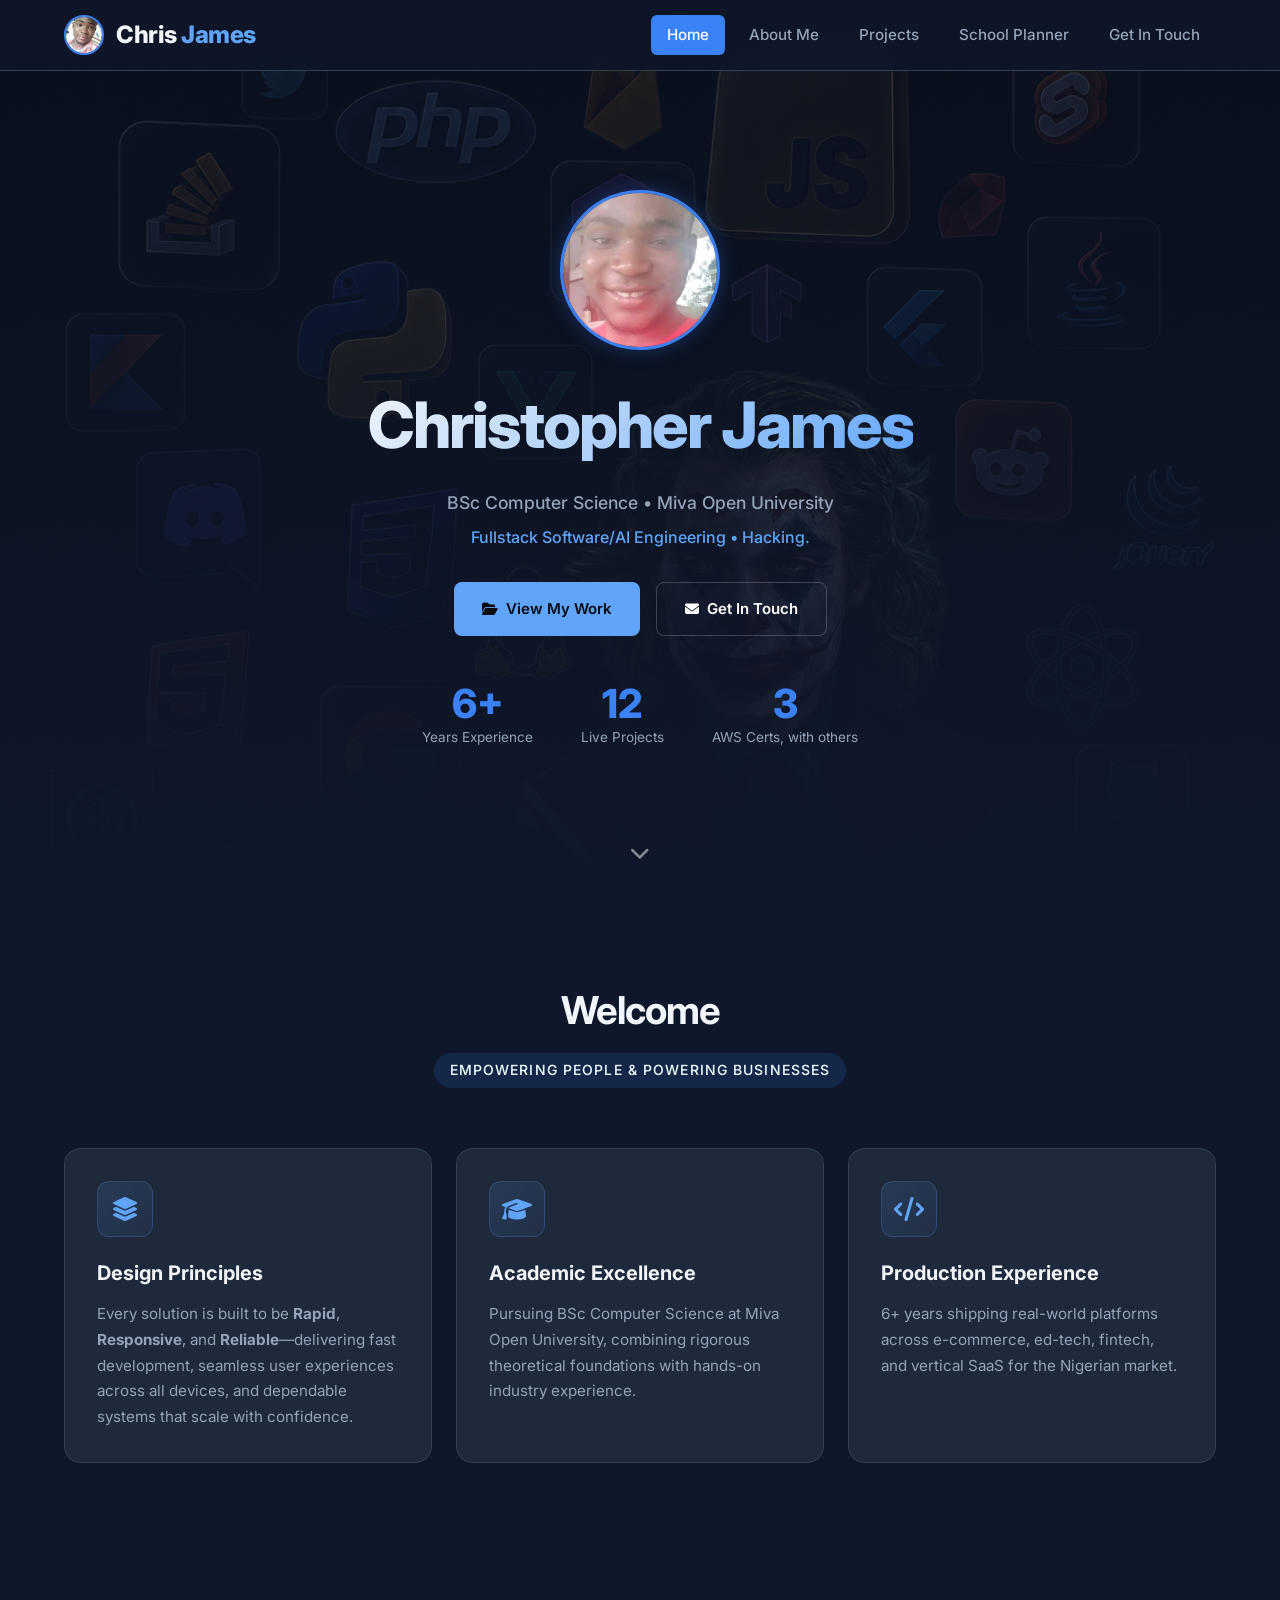
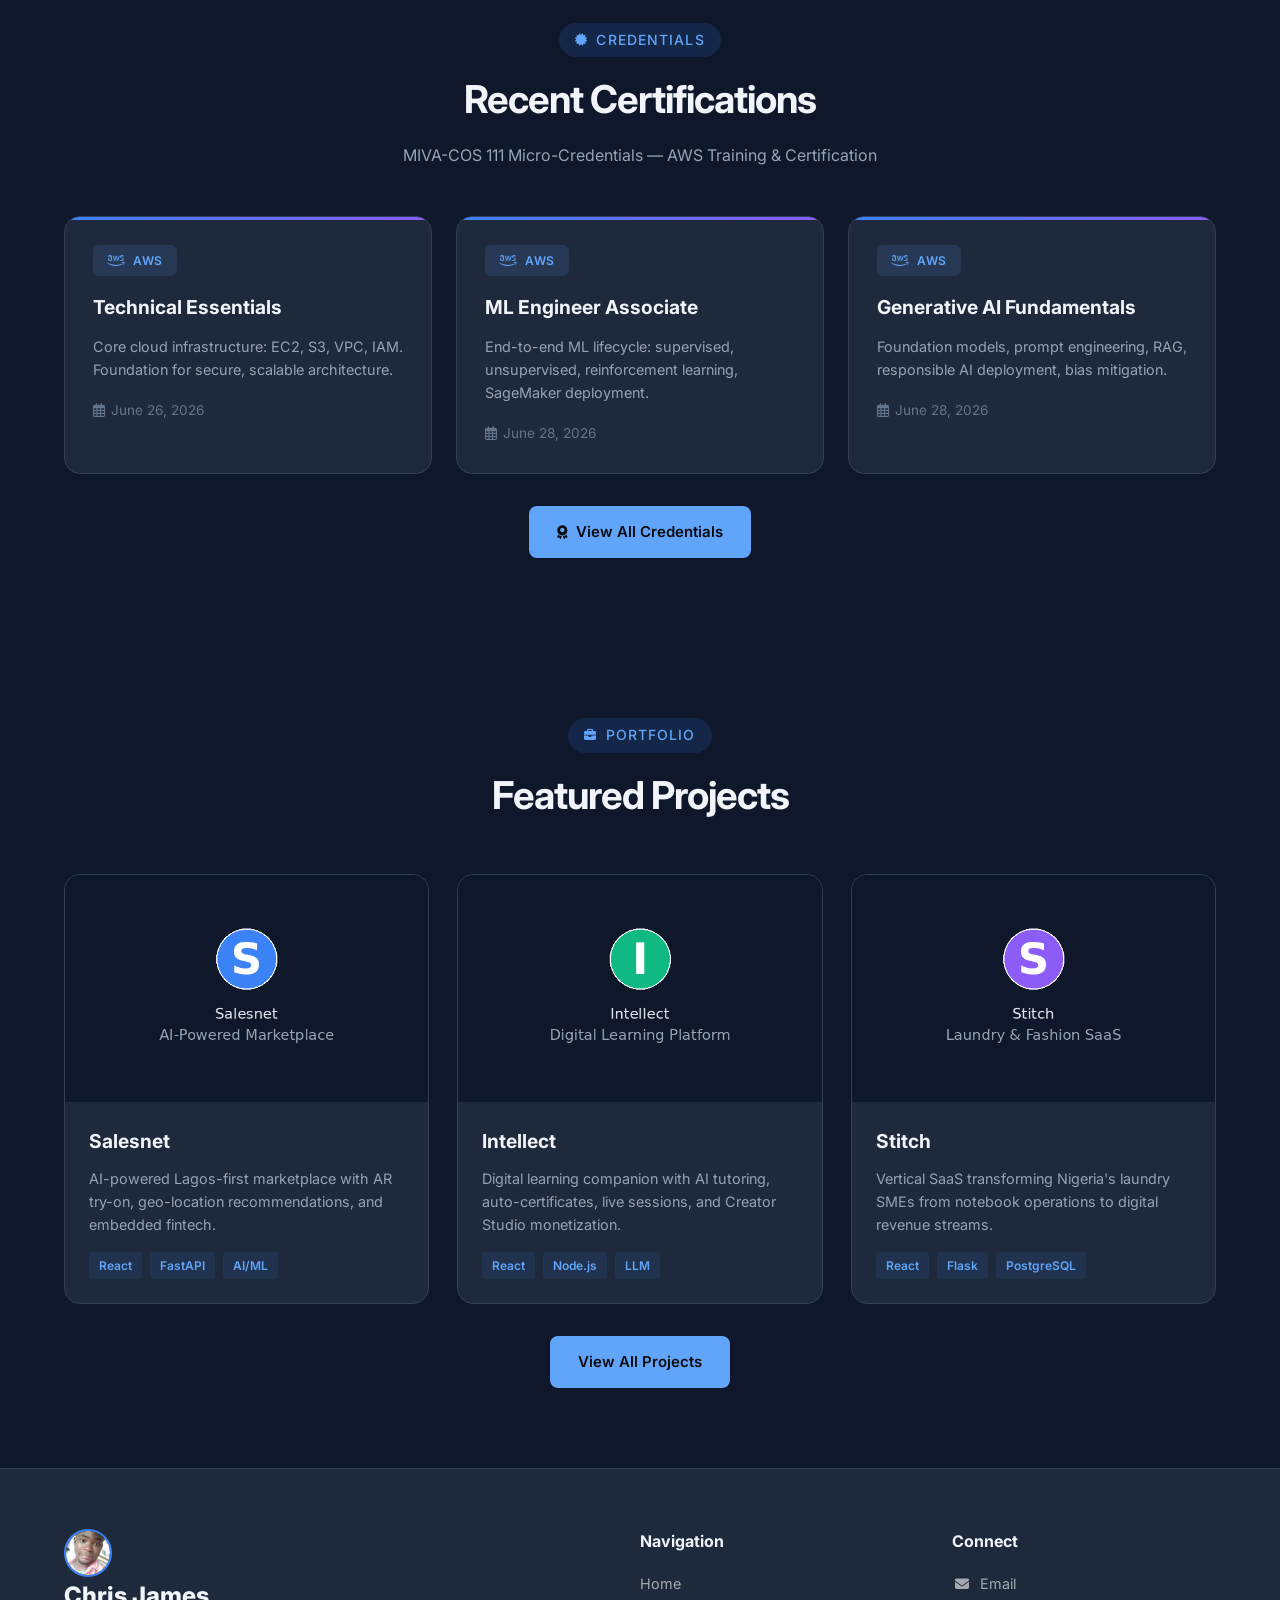
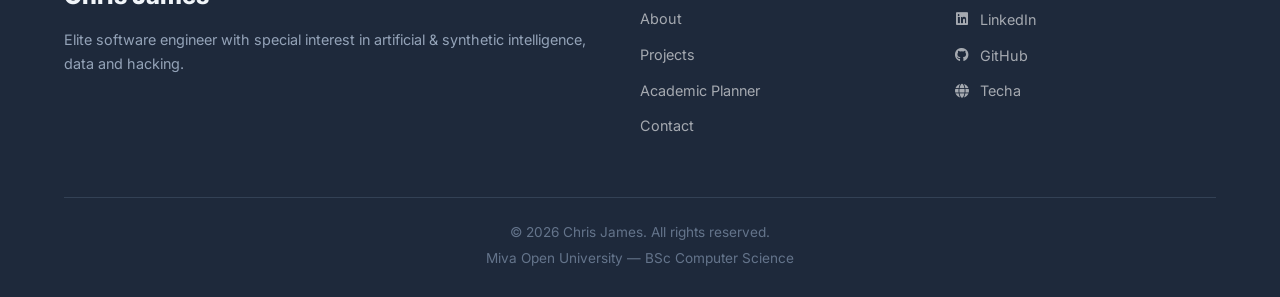
<file: index.html>
<!DOCTYPE html>
<html lang="en">
<head>
    <meta charset="UTF-8">
    <meta name="viewport" content="width=device-width, initial-scale=1.0">
    <meta name="description" content="Christopher James - BSc Computer Science student portfolio showcasing academic achievements, projects, and technical skills.">
    <title>Christopher James &bull; Fullstack Software/AI Engineer</title>
    <link rel="icon" href="assets/images/me/edidem.webp">
    <link rel="stylesheet" href="assets/css/style.css">
    <link rel="preconnect" href="https://fonts.googleapis.com">
    <link href="https://fonts.googleapis.com/css2?family=Inter:wght@300;400;500;600;700;800&display=swap" rel="stylesheet">
    <link rel="stylesheet" href="https://cdnjs.cloudflare.com/ajax/libs/font-awesome/6.5.1/css/all.min.css">
    <style>
        .welcome-icon {
            width: 56px; height: 56px; border-radius: 12px;
            background: linear-gradient(135deg, rgba(96,165,250,0.15), rgba(96,165,250,0.05));
            border: 1px solid rgba(96,165,250,0.2);
            display: flex; align-items: center; justify-content: center;
            font-size: 1.5rem; color: #60a5fa; margin-bottom: 1.25rem;
            transition: all 0.3s ease;
        }
        .welcome-card:hover .welcome-icon {
            background: linear-gradient(135deg, rgba(96,165,250,0.25), rgba(96,165,250,0.1));
            transform: translateY(-2px);
            box-shadow: 0 8px 24px rgba(96,165,250,0.15);
        }
        .cert-badge {
            display: inline-flex; align-items: center; gap: 0.5rem;
            padding: 0.35rem 0.85rem; border-radius: 6px;
            background: rgba(96,165,250,0.12); color: #60a5fa;
            font-size: 0.75rem; font-weight: 600; letter-spacing: 0.05em;
            text-transform: uppercase; margin-bottom: 1rem;
        }
        .cert-badge i { font-size: 0.875rem; }
        .project-link { display: inline-flex; align-items: center; gap: 0.5rem; }
        .project-link i { font-size: 0.875rem; transition: transform 0.2s ease; }
        .project-link:hover i { transform: translateX(3px); }
        .btn {
            display: inline-flex; align-items: center; gap: 0.5rem;
            padding: 0.875rem 1.75rem; border-radius: 8px;
            font-weight: 600; font-size: 0.9375rem;
            text-decoration: none; transition: all 0.25s ease;
            cursor: pointer; border: none;
        }
        .btn i { font-size: 0.875rem; transition: transform 0.2s ease; }
        .btn:hover i { transform: translateX(3px); }
        .btn-primary { background: #60a5fa; color: #0a0a0f; }
        .btn-primary:hover { background: #3b82f6; transform: translateY(-1px); box-shadow: 0 8px 24px rgba(96,165,250,0.25); }
        .btn-outline { background: transparent; color: #fff; border: 1.5px solid rgba(255,255,255,0.2); }
        .btn-outline:hover { border-color: #60a5fa; color: #60a5fa; transform: translateY(-1px); }
        .footer-links a { display: inline-flex; align-items: center; gap: 0.5rem; color: rgba(255,255,255,0.6); text-decoration: none; transition: color 0.2s ease; }
        .footer-links a:hover { color: #60a5fa; }
        .footer-links a i { font-size: 0.875rem; width: 1.25rem; text-align: center; }
        .section-tag { display: inline-flex; align-items: center; gap: 0.5rem; font-size: 0.875rem; font-weight: 500; color: #60a5fa; text-transform: uppercase; letter-spacing: 0.08em; margin-bottom: 0.75rem; }
        .section-tag i { font-size: 0.75rem; }
        .cert-date i { margin-right: 0.35rem; }
        .scroll-arrow { font-size: 1.25rem; color: rgba(255,255,255,0.5); animation: bounce 2s infinite; }
        @keyframes bounce { 0%,20%,50%,80%,100%{transform:translateY(0)} 40%{transform:translateY(-8px)} 60%{transform:translateY(-4px)} }
    </style>
<base target="_blank">
</head>
<body>
    <!-- Navigation -->
    <nav class="navbar" id="navbar">
        <div class="nav-container">
            <a href="index.html" class="nav-brand">
                <img src="assets/images/avatar-nav.jpg" alt="Christopher James" class="nav-avatar">
                <span class="nav-logo">Chris <span style="color: #60a5fa;">James</span></span>
            </a>
            <button class="nav-toggle" id="navToggle" aria-label="Toggle navigation">
                <span class="hamburger"></span>
                <span class="hamburger"></span>
                <span class="hamburger"></span>
            </button>
            <ul class="nav-menu" id="navMenu">
                <li><a href="index.html" class="nav-link active">Home</a></li>
                <li><a href="about.html" class="nav-link">About Me</a></li>
                <li><a href="projects.html" class="nav-link">Projects</a></li>
                <li><a href="academic.html" class="nav-link">School Planner</a></li>
                <li><a href="contact.html" class="nav-link">Get In Touch</a></li>
            </ul>
        </div>
    </nav>

    <!-- Hero Section -->
    <header class="hero">
        <div class="hero-bg">
            <img src="assets/images/me/techa-bg-dark.png" width="100%" alt="">
            <div class="hero-overlay"></div>
        </div>
        <div class="hero-content">
            <div class="hero-avatar">
                <img src="assets/images/me/edet.jpg" alt="Christopher James" class="avatar-img">
                <!-- <img src="[data-uri]" alt="Christopher James" class="avatar-img"> -->
            </div>
            <h1 class="hero-title">Christopher James</h1>
            <p class="hero-subtitle">BSc Computer Science • Miva Open University</p>
            <p class="hero-tagline">Fullstack Software/AI Engineering &bull; Hacking.</p>
            <div class="hero-cta">
                <a href="projects.html" class="btn btn-primary"><i class="fas fa-folder-open"></i> View My Work</a>
                <a href="contact.html" class="btn btn-outline"><i class="fas fa-envelope"></i> Get In Touch</a>
            </div>
            <div class="hero-stats">
                <div class="stat">
                    <span class="stat-number">6+</span>
                    <span class="stat-label">Years Experience</span>
                </div>
                <div class="stat">
                    <span class="stat-number">16</span>
                    <span class="stat-label">Live Projects</span>
                </div>
                <div class="stat">
                    <span class="stat-number">3</span>
                    <span class="stat-label">AWS Certs, with others</span>
                </div>
            </div>
        </div>
        <div class="scroll-indicator">
            <i class="fas fa-chevron-down scroll-arrow"></i>
        </div>
    </header>

    <!-- Welcome Section -->
    <section class="section welcome-section">
        <div class="container">
            <div class="section-header">
                <h2 class="section-title">Welcome</h2>
                <span class="section-tag" style="color: azure;">Empowering People & Powering Businesses</span>
            </div>
            <div class="welcome-grid">
                <div class="welcome-card">
    <div class="welcome-icon"><i class="fas fa-layer-group"></i></div>
    <h3>Design Principles</h3>
    <p>
        Every solution is built to be <strong>Rapid</strong>,
        <strong>Responsive</strong>, and <strong>Reliable</strong>—delivering
        fast development, seamless user experiences across all devices, and
        dependable systems that scale with confidence.
    </p>
</div>
                <div class="welcome-card">
                    <div class="welcome-icon"><i class="fas fa-graduation-cap"></i></div>
                    <h3>Academic Excellence</h3>
                    <p>Pursuing BSc Computer Science at Miva Open University, combining rigorous theoretical foundations with hands-on industry experience.</p>
                </div>
                <div class="welcome-card">
                    <div class="welcome-icon"><i class="fas fa-code"></i></div>
                    <h3>Production Experience</h3>
                    <p>6+ years shipping real-world platforms across e-commerce, ed-tech, fintech, and vertical SaaS for the Nigerian market.</p>
                </div>

                <!-- <div class="welcome-card">
                    <div class="welcome-icon"><i class="fas fa-shield-alt"></i></div>
                    <h3>Security-First Mindset</h3>
                    <p>Architecting systems with defense-in-depth principles. From IAM policies to penetration testing, security is never an afterthought.</p>
                </div> -->
            </div>
        </div>
    </section>

    <!-- Certifications Preview -->
    <section class="section certs-section">
        <div class="container">
            <div class="section-header">
                <span class="section-tag"><i class="fas fa-certificate"></i> Credentials</span>
                <h2 class="section-title">Recent Certifications</h2>
                <p class="section-desc">MIVA-COS 111 Micro-Credentials — AWS Training & Certification</p>
            </div>
            <div class="certs-grid">
                <div class="cert-card">
                    <div class="cert-badge"><i class="fab fa-aws"></i> AWS</div>
                    <h3>Technical Essentials</h3>
                    <p>Core cloud infrastructure: EC2, S3, VPC, IAM. Foundation for secure, scalable architecture.</p>
                    <span class="cert-date"><i class="far fa-calendar-alt"></i>June 26, 2026</span>
                </div>
                <div class="cert-card">
                    <div class="cert-badge"><i class="fab fa-aws"></i> AWS</div>
                    <h3>ML Engineer Associate</h3>
                    <p>End-to-end ML lifecycle: supervised, unsupervised, reinforcement learning, SageMaker deployment.</p>
                    <span class="cert-date"><i class="far fa-calendar-alt"></i>June 28, 2026</span>
                </div>
                <div class="cert-card">
                    <div class="cert-badge"><i class="fab fa-aws"></i> AWS</div>
                    <h3>Generative AI Fundamentals</h3>
                    <p>Foundation models, prompt engineering, RAG, responsible AI deployment, bias mitigation.</p>
                    <span class="cert-date"><i class="far fa-calendar-alt"></i>June 28, 2026</span>
                </div>
            </div>
            <div class="certs-cta">
                <a href="about.html#credentials" class="btn btn-primary"><i class="fas fa-award"></i> View All Credentials</a>
            </div>
        </div>
    </section>

    <!-- Featured Projects Preview -->
    <section class="section projects-preview">
        <div class="container">
            <div class="section-header">
                <span class="section-tag"><i class="fas fa-briefcase"></i> Portfolio</span>
                <h2 class="section-title">Featured Projects</h2>
            </div>
            <div class="projects-grid">
                <article class="project-card">
                    <div class="project-image">
                        <img src="[data-uri]" alt="Salesnet">
                        <div class="project-overlay">
                            <a href="https://salesnet.ng" target="_blank" class="project-link">Live Site <i class="fas fa-arrow-right"></i></a>
                        </div>
                    </div>
                    <div class="project-info">
                        <h3>Salesnet</h3>
                        <p>AI-powered Lagos-first marketplace with AR try-on, geo-location recommendations, and embedded fintech.</p>
                        <div class="project-tags">
                            <span>React</span>
                            <span>FastAPI</span>
                            <span>AI/ML</span>
                        </div>
                    </div>
                </article>
                <article class="project-card">
                    <div class="project-image">
                        <img src="[data-uri]" alt="Intellect">
                        <div class="project-overlay">
                            <a href="https://intellect.salesnet.ng" target="_blank" class="project-link">Live Site <i class="fas fa-arrow-right"></i></a>
                        </div>
                    </div>
                    <div class="project-info">
                        <h3>Intellect</h3>
                        <p>Digital learning companion with AI tutoring, auto-certificates, live sessions, and Creator Studio monetization.</p>
                        <div class="project-tags">
                            <span>React</span>
                            <span>Node.js</span>
                            <span>LLM</span>
                        </div>
                    </div>
                </article>
                <article class="project-card">
                    <div class="project-image">
                        <img src="[data-uri]" alt="Stitch">
                        <div class="project-overlay">
                            <!-- <span class="project-link">Internal SaaS</span> -->
                              <a href="https://stitch-client-app.vercel.app" target="_blank" class="project-link">Go to Stitch <i class="fas fa-arrow-right"></i></a>
                        </div>
                    </div>
                    <div class="project-info">
                        <h3>Stitch</h3>
                        <p>Vertical SaaS transforming Nigeria's laundry SMEs from notebook operations to digital revenue streams.</p>
                        <div class="project-tags">
                            <span>React</span>
                            <span>Flask</span>
                            <span>PostgreSQL</span>
                        </div>
                    </div>
                </article>
            </div>
            <div class="projects-cta">
                <a href="projects.html" class="btn btn-primary">View All Projects</a>
            </div>
        </div>
    </section>

    <!-- Footer -->
    <footer class="footer">
        <div class="container">
            <div class="footer-grid">
                <div class="footer-brand">
                    <a href="index.html" class="footer-logo-link">
                        <div class="footer-avatar-wrapper">
                            <img src="assets/images/avatar-nav.jpg" alt="Christopher James" class="footer-avatar">
                        </div>
                        <div class="footer-logo-text"> 
                            <span class="footer-logo">Chris James</span>
                        </div>
                    </a>
                    <p>Elite software engineer with special interest in artificial & synthetic intelligence, data and hacking.</p>
                </div>
                <div class="footer-links">
                    <h4>Navigation</h4>
                    <ul>
                        <li><a href="index.html">Home</a></li>
                        <li><a href="about.html">About</a></li>
                        <li><a href="projects.html">Projects</a></li>
                        <li><a href="academic.html">Academic Planner</a></li>
                        <li><a href="contact.html">Contact</a></li>
                    </ul>
                </div>
                <div class="footer-links">
                    <h4>Connect</h4>
                    <ul>
                        <li><a href="mailto:chrisjsmez@gmail.com"><i class="fas fa-envelope"></i> Email</a></li>
                        <li><a href="https://www.linkedin.com/in/chrisjsm/" target="_blank"><i class="fab fa-linkedin"></i> LinkedIn</a></li>
                        <li><a href="https://github.com/russiantech" target="_blank"><i class="fab fa-github"></i> GitHub</a></li>
                        <li><a href="https://techa.salesnet.ng" target="_blank"><i class="fas fa-globe"></i> Techa</a></li>
                    </ul>
                </div>
            </div>
            <div class="footer-bottom">
                <p>&copy; 2026 Chris James. All rights reserved.</p>
                <p>Miva Open University — BSc Computer Science</p>
            </div>
        </div>
    </footer>

    <script src="assets/js/main.js"></script>
</body>
</html>
</file>
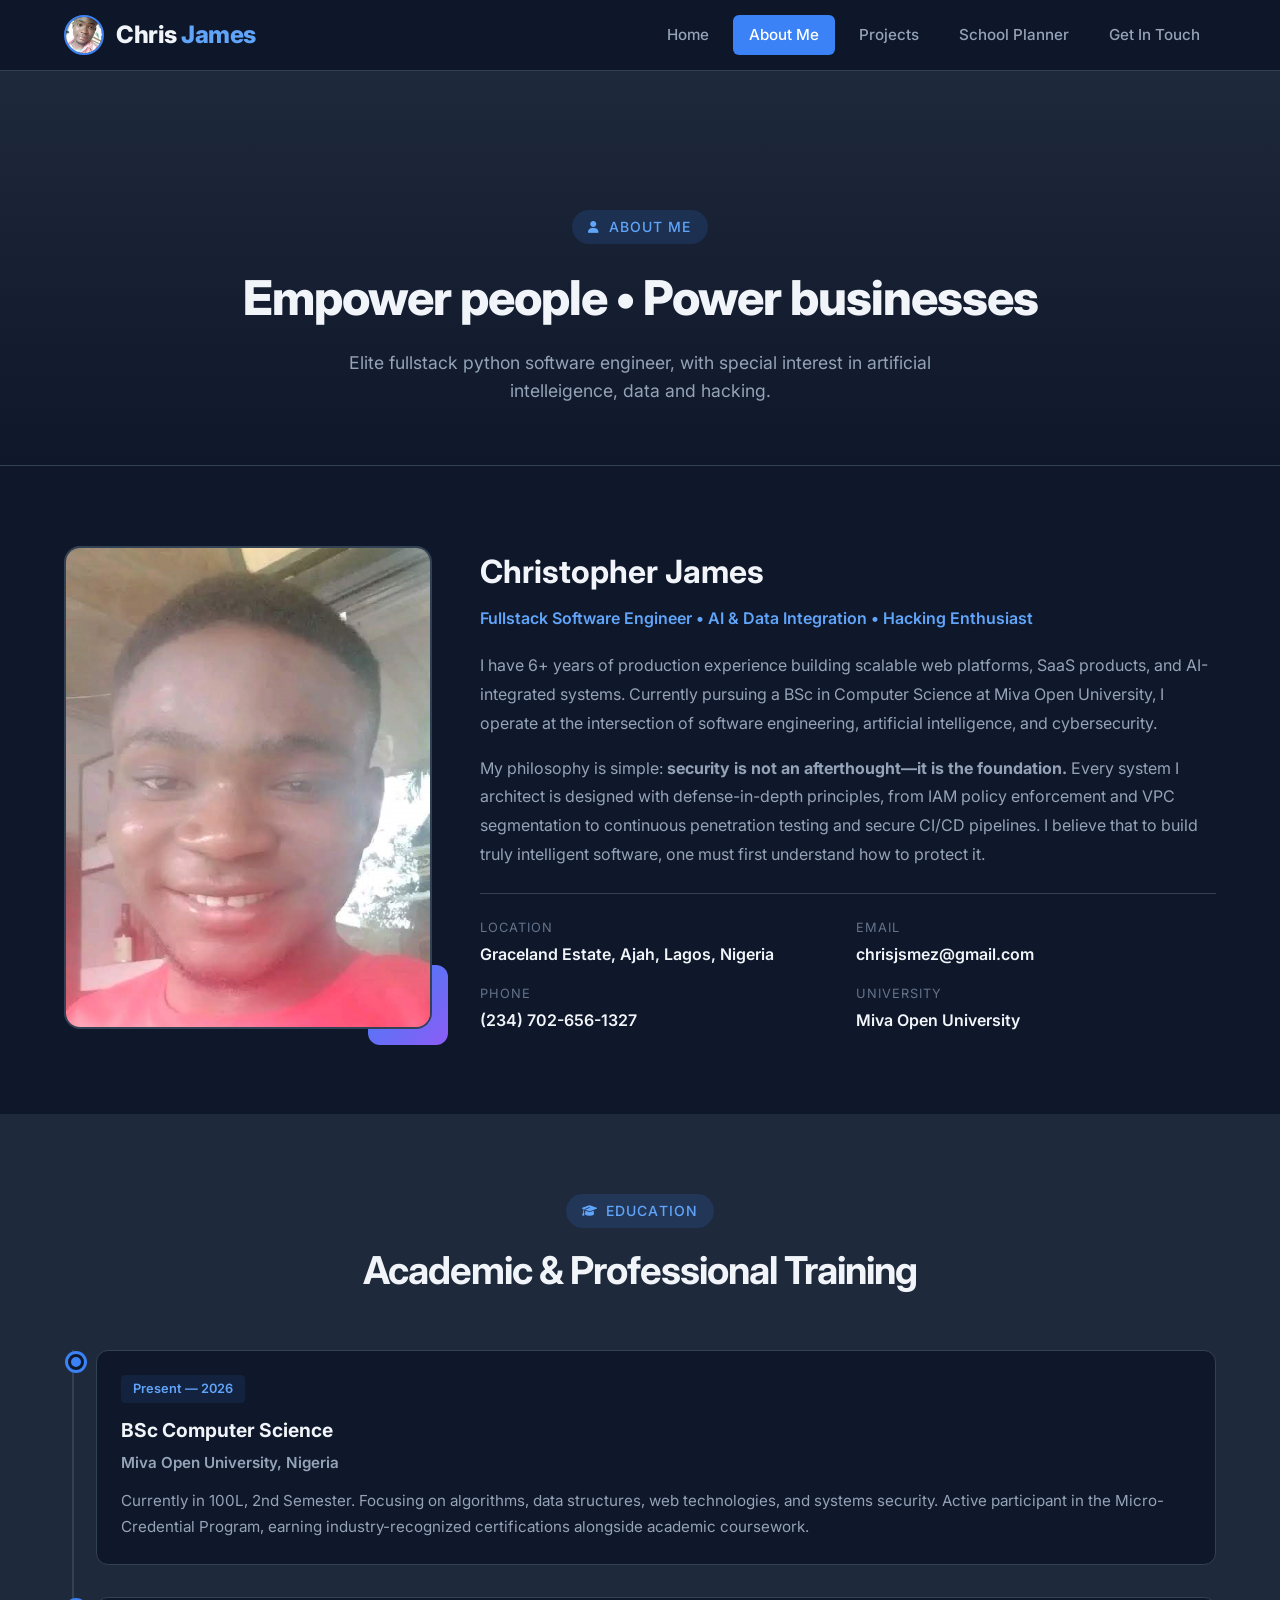
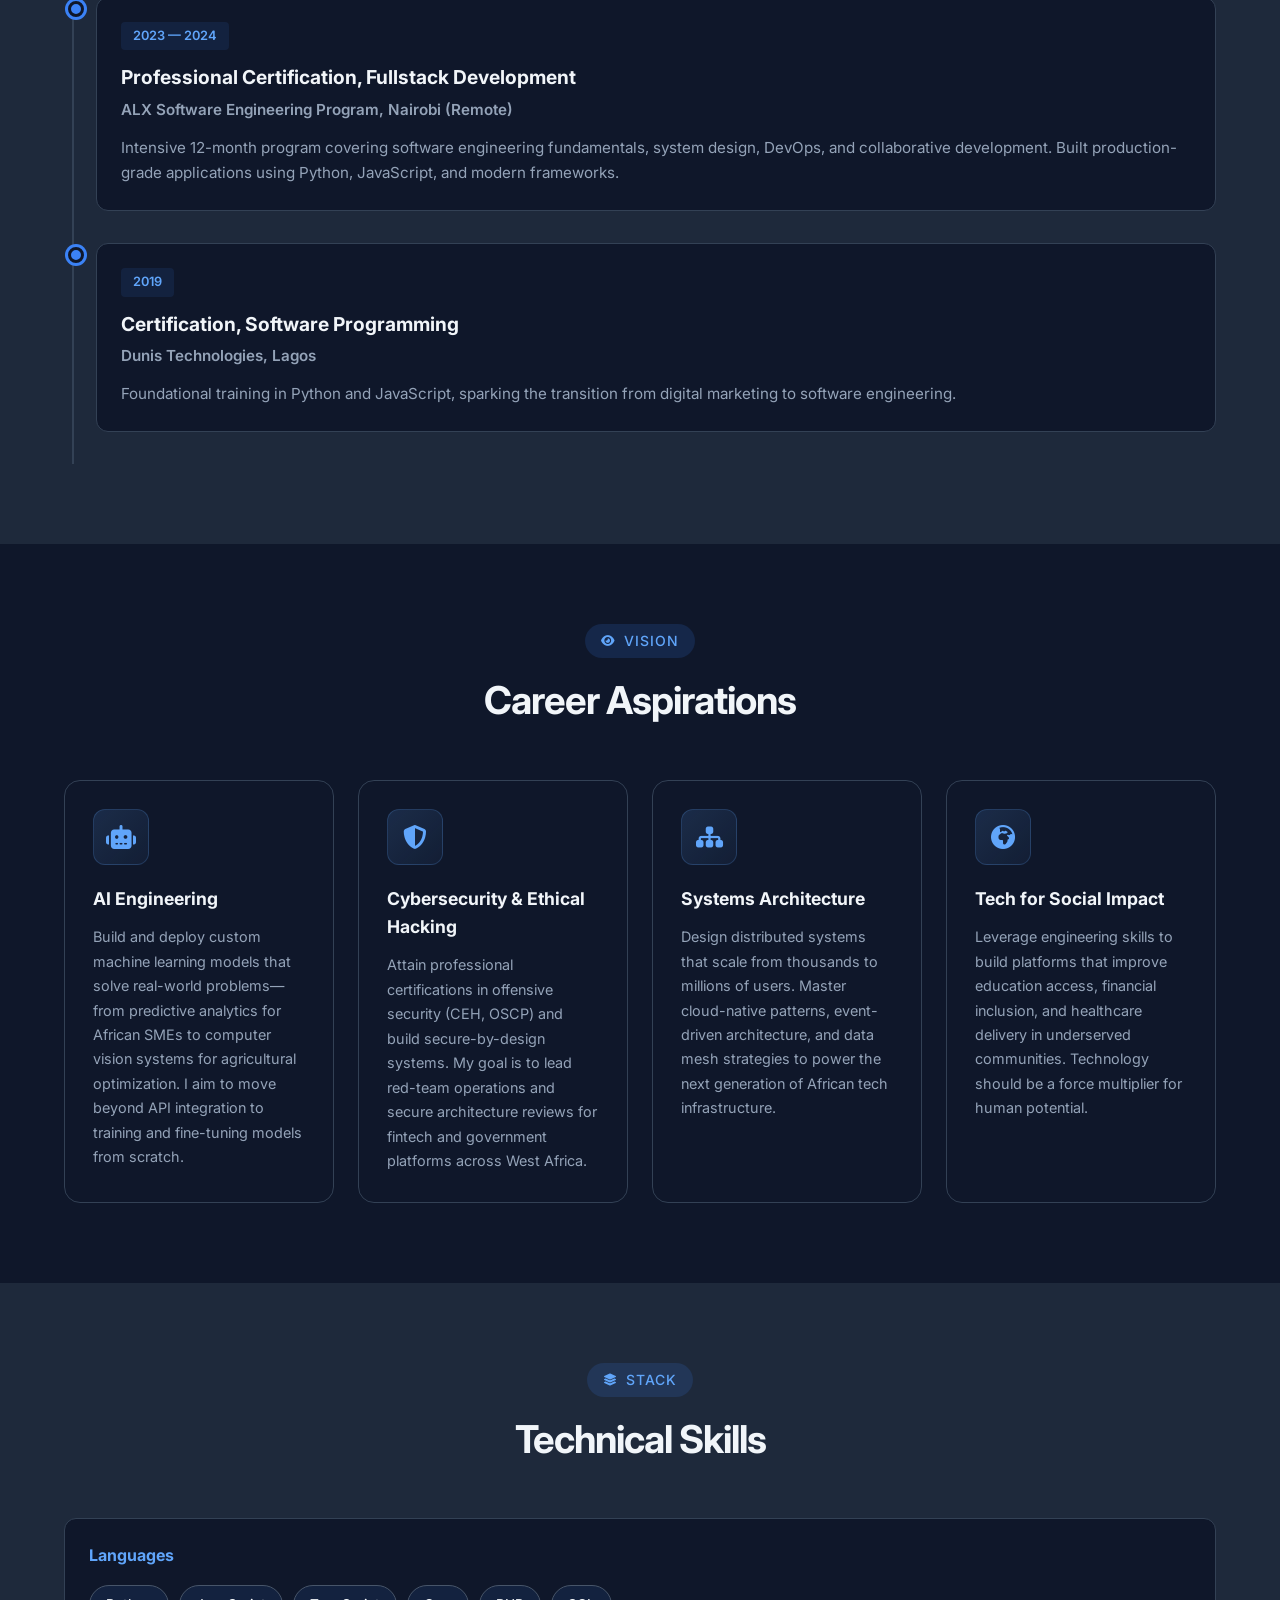
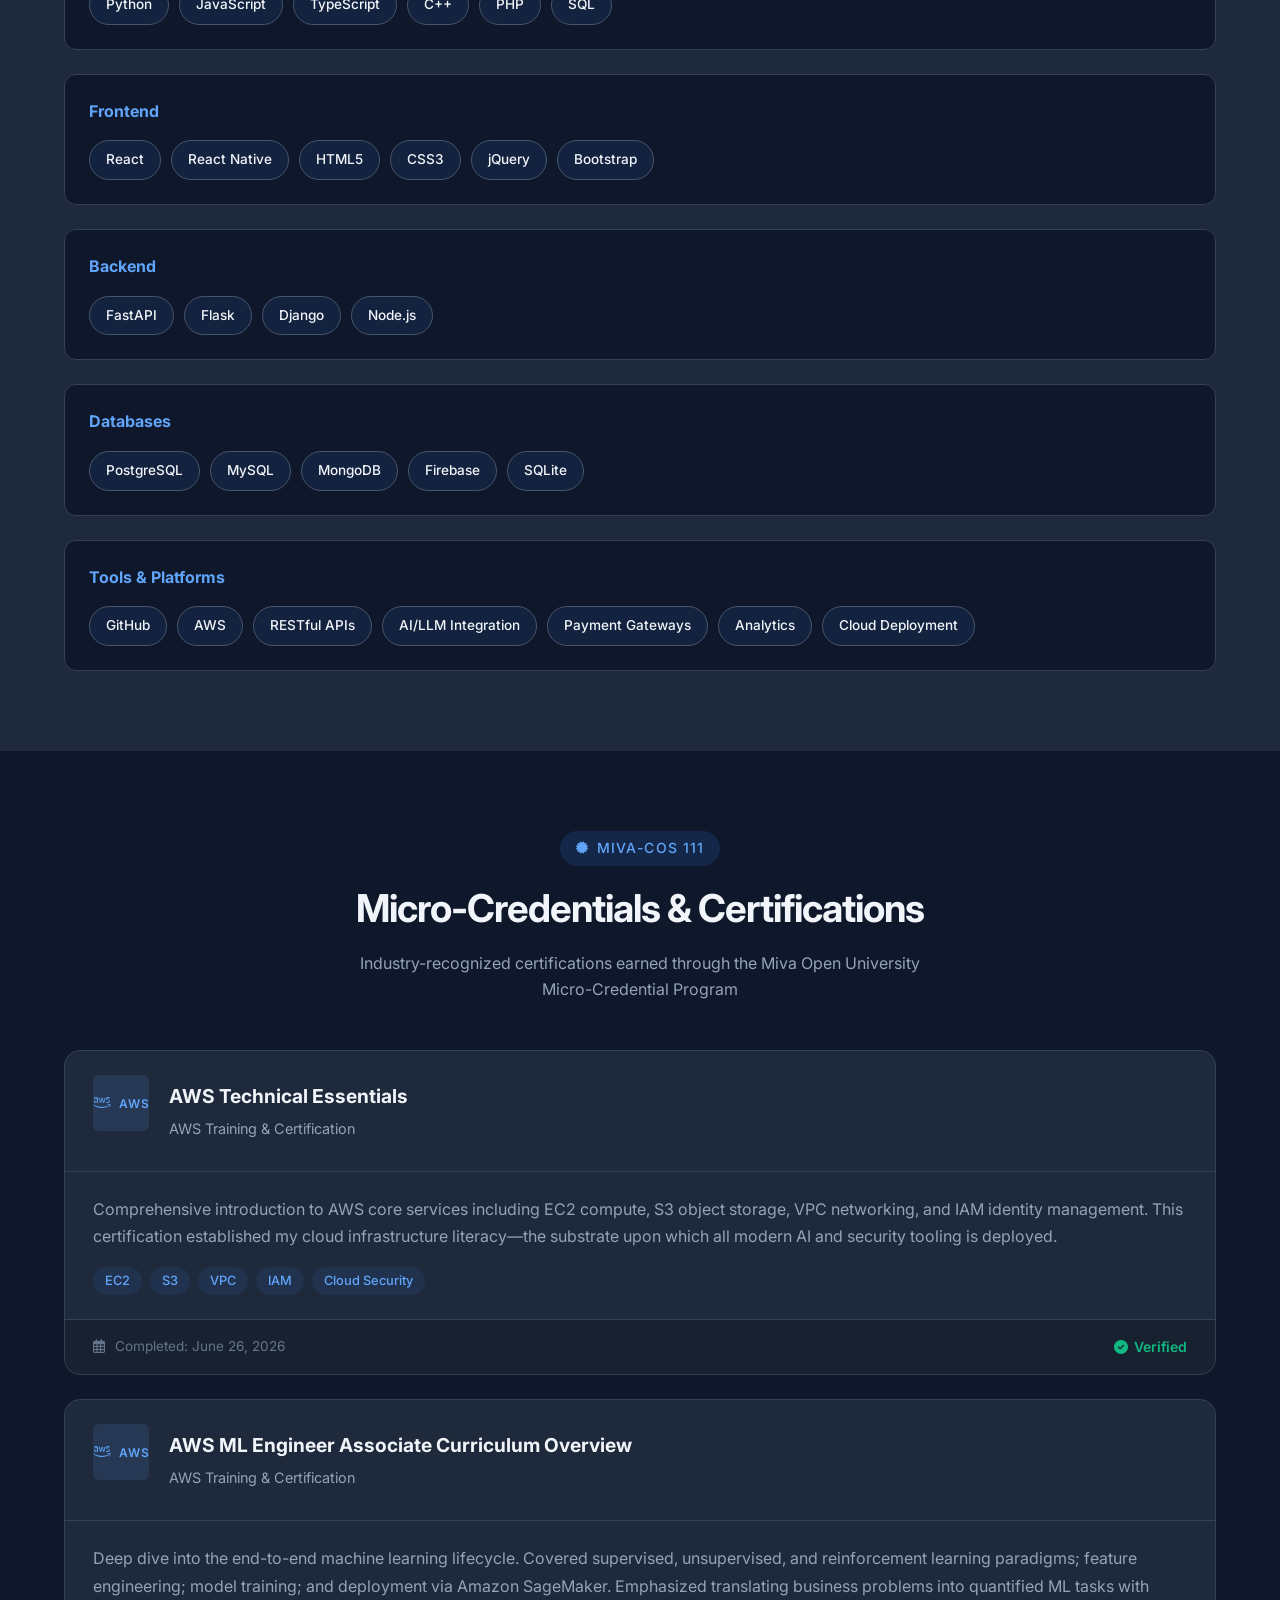
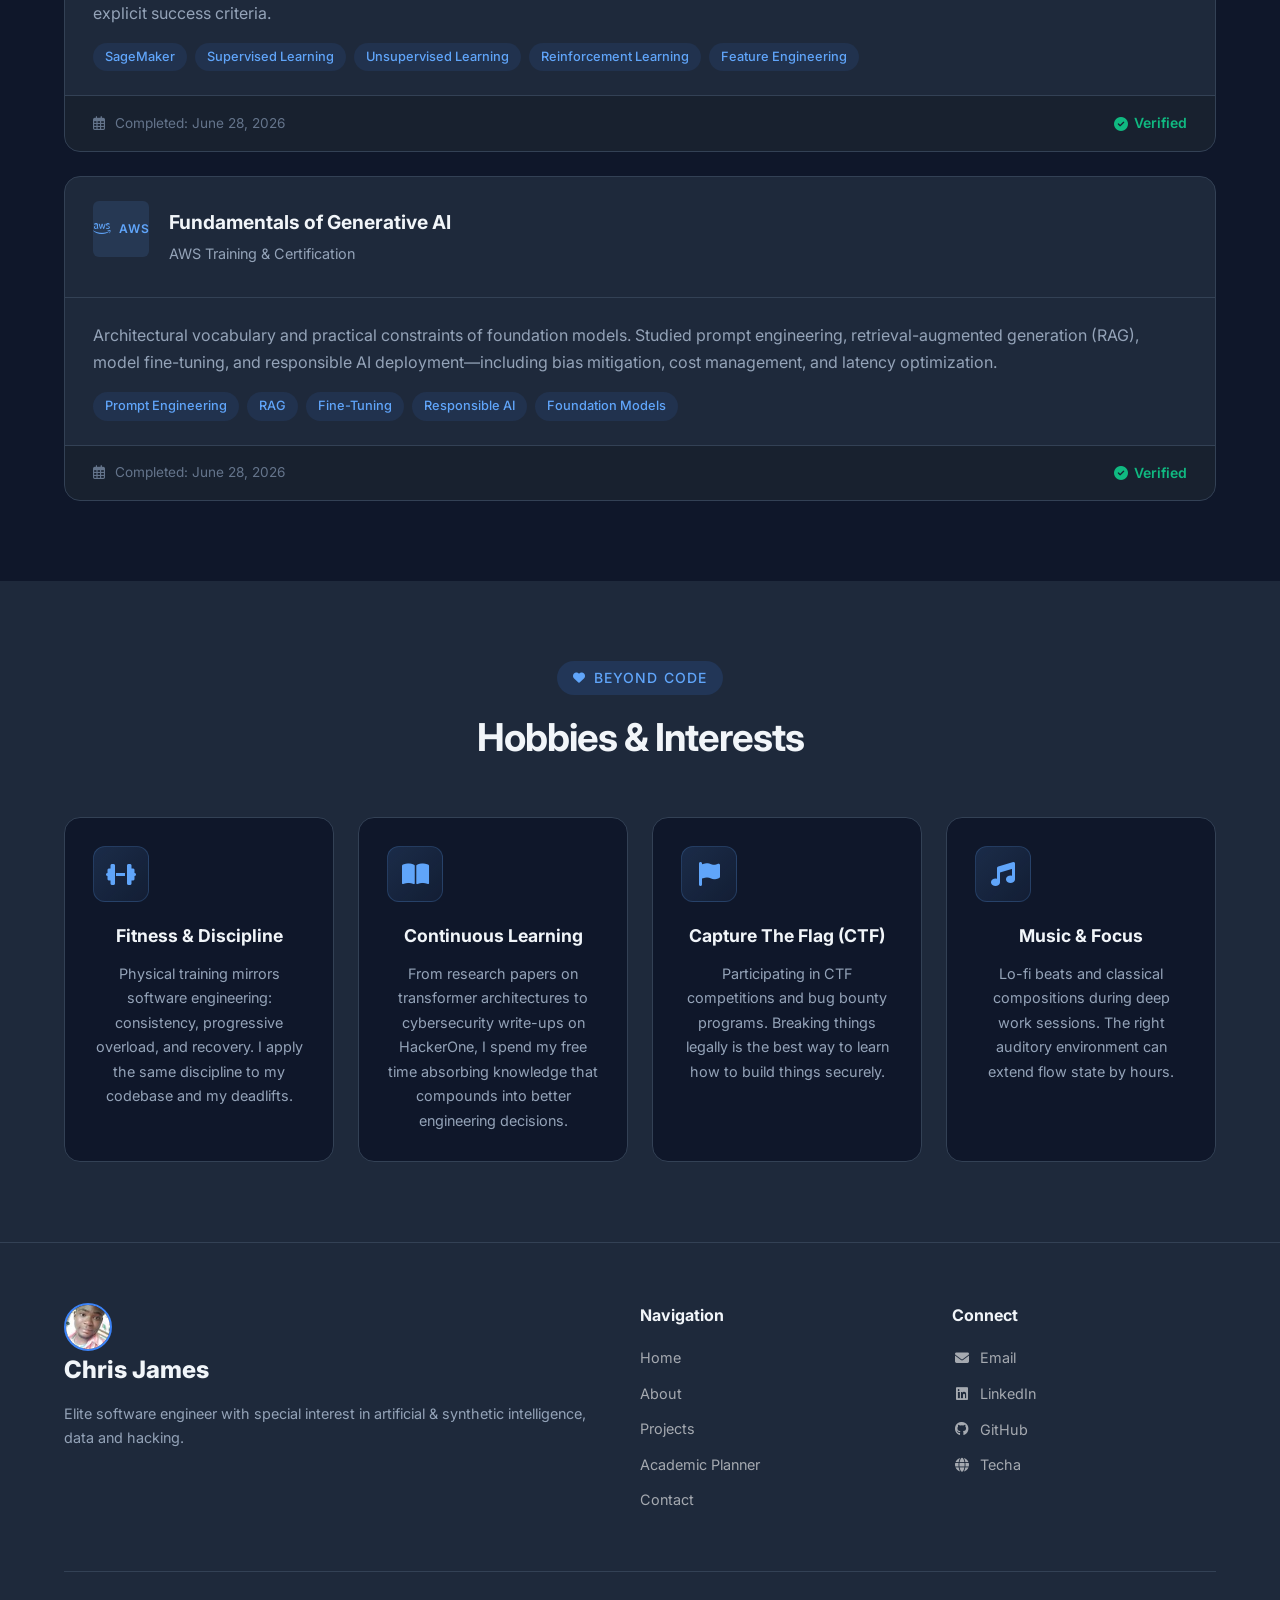
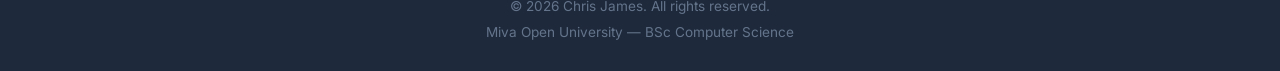
<file: about.html>
<!DOCTYPE html>
<html lang="en">
<head>
    <meta charset="UTF-8">
    <meta name="viewport" content="width=device-width, initial-scale=1.0">
    <meta name="description" content="About Christopher James - education, career aspirations, technical skills, and hobbies.">
    <title>About &bull; Christopher James</title>
    <link rel="icon" href="assets/images/me/edidem.webp">
    <link rel="stylesheet" href="assets/css/style.css">
    <link rel="preconnect" href="https://fonts.googleapis.com">
    <link href="https://fonts.googleapis.com/css2?family=Inter:wght@300;400;500;600;700;800&display=swap" rel="stylesheet">
    <link rel="stylesheet" href="https://cdnjs.cloudflare.com/ajax/libs/font-awesome/6.5.1/css/all.min.css">
    <style>
        .welcome-icon, .aspiration-icon, .hobby-icon {
            width: 56px; height: 56px; border-radius: 12px;
            background: linear-gradient(135deg, rgba(96,165,250,0.15), rgba(96,165,250,0.05));
            border: 1px solid rgba(96,165,250,0.2);
            display: flex; align-items: center; justify-content: center;
            font-size: 1.5rem; color: #60a5fa; margin-bottom: 1.25rem;
            transition: all 0.3s ease;
        }
        .aspiration-card:hover .aspiration-icon, .hobby-card:hover .hobby-icon {
            background: linear-gradient(135deg, rgba(96,165,250,0.25), rgba(96,165,250,0.1));
            transform: translateY(-2px);
            box-shadow: 0 8px 24px rgba(96,165,250,0.15);
        }
        .cert-badge, .cert-logo {
            display: inline-flex; align-items: center; gap: 0.5rem;
            padding: 0.35rem 0.85rem; border-radius: 6px;
            background: rgba(96,165,250,0.12); color: #60a5fa;
            font-size: 0.75rem; font-weight: 600; letter-spacing: 0.05em;
            text-transform: uppercase; margin-bottom: 1rem;
        }
        .cert-badge i, .cert-logo i { font-size: 0.875rem; }
        .cert-status {
            display: inline-flex; align-items: center; gap: 0.35rem;
            color: #10b981; font-weight: 600; font-size: 0.875rem;
        }
        .cert-status i { font-size: 0.875rem; }
        .section-tag {
            display: inline-flex; align-items: center; gap: 0.5rem;
            font-size: 0.875rem; font-weight: 500; color: #60a5fa;
            text-transform: uppercase; letter-spacing: 0.08em;
            margin-bottom: 0.75rem;
        }
        .section-tag i { font-size: 0.75rem; }
        .cert-date i { margin-right: 0.35rem; }
        .footer-links a {
            display: inline-flex; align-items: center; gap: 0.5rem;
            color: rgba(255,255,255,0.6); text-decoration: none;
            transition: color 0.2s ease;
        }
        .footer-links a:hover { color: #60a5fa; }
        .footer-links a i { font-size: 0.875rem; width: 1.25rem; text-align: center; }
        .page-tag {
            display: inline-flex; align-items: center; gap: 0.5rem;
            font-size: 0.875rem; font-weight: 500; color: #60a5fa;
            text-transform: uppercase; letter-spacing: 0.08em;
        }
        .page-tag i { font-size: 0.75rem; }
    </style>
<base target="_blank">
</head>
<body>
    <!-- Navigation -->
    <nav class="navbar" id="navbar">
        <div class="nav-container">
            <a href="index.html" class="nav-brand">
                <img src="assets/images/avatar-nav.jpg" alt="Christopher James" class="nav-avatar">
                <span class="nav-logo">Chris <span style="color: #60a5fa;">James</span></span>
            </a>
            <button class="nav-toggle" id="navToggle" aria-label="Toggle navigation">
                <span class="hamburger"></span>
                <span class="hamburger"></span>
                <span class="hamburger"></span>
            </button>
            <ul class="nav-menu" id="navMenu">
                <li><a href="index.html" class="nav-link">Home</a></li>
                <li><a href="about.html" class="nav-link active">About Me</a></li>
                <li><a href="projects.html" class="nav-link">Projects</a></li>
                <li><a href="academic.html" class="nav-link">School Planner</a></li>
                <li><a href="contact.html" class="nav-link">Get In Touch</a></li>
            </ul>
        </div>
    </nav>

    <main class="page-content">
        <!-- Page Header -->
        <section class="page-header">
            <div class="container">
                <span class="page-tag"><i class="fas fa-user"></i> About Me</span>
                <h1 class="page-title">Empower people • Power businesses</h1>
                <p class="page-desc">Elite fullstack python software engineer, with special interest in artificial intelleigence, data and hacking.</p>
            </div>
        </section>

        <!-- Bio Section -->
        <section class="section">
            <div class="container">
                <div class="about-grid">
                    <div class="about-image">
                        <!-- <img src="[data-uri]" alt="Christopher James" class="about-img"> -->
                         <img class="about-img" src="assets/images/me/edidem.png" alt="Christopher James">
                        <div class="about-image-accent"></div>
                    </div>
                    <div class="about-content">
                        <h2>Christopher James</h2>
                        <p class="about-role">Fullstack Software Engineer • AI & Data Integration • Hacking Enthusiast</p>
                        <p class="about-text">
                            I have 6+ years of production experience building scalable web platforms, SaaS products, and AI-integrated systems. Currently pursuing a BSc in Computer Science at Miva Open University, 
                            I operate at the intersection of software engineering, artificial intelligence, and cybersecurity.
                        </p>
                        <p class="about-text">
                            My philosophy is simple: <strong>security is not an afterthought—it is the foundation.</strong> Every system I architect 
                            is designed with defense-in-depth principles, from IAM policy enforcement and VPC segmentation to continuous 
                            penetration testing and secure CI/CD pipelines. I believe that to build truly intelligent software, one must first 
                            understand how to protect it.
                        </p>
                        <div class="about-info">
                            <div class="info-item">
                                <span class="info-label">Location</span>
                                <span class="info-value">Graceland Estate, Ajah, Lagos, Nigeria</span>
                            </div>
                            <div class="info-item">
                                <span class="info-label">Email</span>
                                <span class="info-value">chrisjsmez@gmail.com</span>
                            </div>
                            <div class="info-item">
                                <span class="info-label">Phone</span>
                                <span class="info-value">(234) 702-656-1327</span>
                            </div>
                            <div class="info-item">
                                <span class="info-label">University</span>
                                <span class="info-value">Miva Open University</span>
                            </div>
                        </div>
                    </div>
                </div>
            </div>
        </section>

        <!-- Education -->
        <section class="section section-alt">
            <div class="container">
                <div class="section-header">
                    <span class="section-tag"><i class="fas fa-graduation-cap"></i> Education</span>
                    <h2 class="section-title">Academic & Professional Training</h2>
                </div>
                <div class="timeline">
                    <div class="timeline-item">
                        <div class="timeline-marker"></div>
                        <div class="timeline-content">
                            <span class="timeline-date">Present — 2026</span>
                            <h3>BSc Computer Science</h3>
                            <p class="timeline-org">Miva Open University, Nigeria</p>
                            <p>Currently in 100L, 2nd Semester. Focusing on algorithms, data structures, web technologies, and systems security. 
                            Active participant in the Micro-Credential Program, earning industry-recognized certifications alongside academic coursework.</p>
                        </div>
                    </div>
                    <div class="timeline-item">
                        <div class="timeline-marker"></div>
                        <div class="timeline-content">
                            <span class="timeline-date">2023 — 2024</span>
                            <h3>Professional Certification, Fullstack Development</h3>
                            <p class="timeline-org">ALX Software Engineering Program, Nairobi (Remote)</p>
                            <p>Intensive 12-month program covering software engineering fundamentals, system design, DevOps, and collaborative development. 
                            Built production-grade applications using Python, JavaScript, and modern frameworks.</p>
                        </div>
                    </div>
                    <div class="timeline-item">
                        <div class="timeline-marker"></div>
                        <div class="timeline-content">
                            <span class="timeline-date">2019</span>
                            <h3>Certification, Software Programming</h3>
                            <p class="timeline-org">Dunis Technologies, Lagos</p>
                            <p>Foundational training in Python and JavaScript, sparking the transition from digital marketing to software engineering.</p>
                        </div>
                    </div>
                </div>
            </div>
        </section>

        <!-- Career Aspirations -->
        <section class="section">
            <div class="container">
                <div class="section-header">
                    <span class="section-tag"><i class="fas fa-eye"></i> Vision</span>
                    <h2 class="section-title">Career Aspirations</h2>
                </div>
                <div class="aspirations-grid">
                    <div class="aspiration-card">
                        <div class="aspiration-icon"><i class="fas fa-robot"></i></div>
                        <h3>AI Engineering</h3>
                        <p>Build and deploy custom machine learning models that solve real-world problems—from predictive analytics 
                        for African SMEs to computer vision systems for agricultural optimization. I aim to move beyond API integration 
                        to training and fine-tuning models from scratch.</p>
                    </div>
                    <div class="aspiration-card">
                        <div class="aspiration-icon"><i class="fas fa-shield-alt"></i></div>
                        <h3>Cybersecurity & Ethical Hacking</h3>
                        <p>Attain professional certifications in offensive security (CEH, OSCP) and build secure-by-design systems. 
                        My goal is to lead red-team operations and secure architecture reviews for fintech and government platforms across West Africa.</p>
                    </div>
                    <div class="aspiration-card">
                        <div class="aspiration-icon"><i class="fas fa-sitemap"></i></div>
                        <h3>Systems Architecture</h3>
                        <p>Design distributed systems that scale from thousands to millions of users. Master cloud-native patterns, 
                        event-driven architecture, and data mesh strategies to power the next generation of African tech infrastructure.</p>
                    </div>
                    <div class="aspiration-card">
                        <div class="aspiration-icon"><i class="fas fa-globe-africa"></i></div>
                        <h3>Tech for Social Impact</h3>
                        <p>Leverage engineering skills to build platforms that improve education access, financial inclusion, and 
                        healthcare delivery in underserved communities. Technology should be a force multiplier for human potential.</p>
                    </div>
                </div>
            </div>
        </section>

        <!-- Technical Skills -->
        <section class="section section-alt">
            <div class="container">
                <div class="section-header">
                    <span class="section-tag"><i class="fas fa-layer-group"></i> Stack</span>
                    <h2 class="section-title">Technical Skills</h2>
                </div>
                <div class="skills-container">
                    <div class="skill-category">
                        <h3>Languages</h3>
                        <div class="skill-tags">
                            <span class="skill-tag">Python</span>
                            <span class="skill-tag">JavaScript</span>
                            <span class="skill-tag">TypeScript</span>
                            <span class="skill-tag">C++</span>
                            <span class="skill-tag">PHP</span>
                            <span class="skill-tag">SQL</span>
                        </div>
                    </div>
                    <div class="skill-category">
                        <h3>Frontend</h3>
                        <div class="skill-tags">
                            <span class="skill-tag">React</span>
                            <span class="skill-tag">React Native</span>
                            <span class="skill-tag">HTML5</span>
                            <span class="skill-tag">CSS3</span>
                            <span class="skill-tag">jQuery</span>
                            <span class="skill-tag">Bootstrap</span>
                        </div>
                    </div>
                    <div class="skill-category">
                        <h3>Backend</h3>
                        <div class="skill-tags">
                            <span class="skill-tag">FastAPI</span>
                            <span class="skill-tag">Flask</span>
                            <span class="skill-tag">Django</span>
                            <span class="skill-tag">Node.js</span>
                        </div>
                    </div>
                    <div class="skill-category">
                        <h3>Databases</h3>
                        <div class="skill-tags">
                            <span class="skill-tag">PostgreSQL</span>
                            <span class="skill-tag">MySQL</span>
                            <span class="skill-tag">MongoDB</span>
                            <span class="skill-tag">Firebase</span>
                            <span class="skill-tag">SQLite</span>
                        </div>
                    </div>
                    <div class="skill-category">
                        <h3>Tools & Platforms</h3>
                        <div class="skill-tags">
                            <span class="skill-tag">GitHub</span>
                            <span class="skill-tag">AWS</span>
                            <span class="skill-tag">RESTful APIs</span>
                            <span class="skill-tag">AI/LLM Integration</span>
                            <span class="skill-tag">Payment Gateways</span>
                            <span class="skill-tag">Analytics</span>
                            <span class="skill-tag">Cloud Deployment</span>
                        </div>
                    </div>
                </div>
            </div>
        </section>

        <!-- Credentials Section -->
        <section class="section" id="credentials">
            <div class="container">
                <div class="section-header">
                    <span class="section-tag"><i class="fas fa-certificate"></i> MIVA-COS 111</span>
                    <h2 class="section-title">Micro-Credentials & Certifications</h2>
                    <p class="section-desc">Industry-recognized certifications earned through the Miva Open University Micro-Credential Program</p>
                </div>
                <div class="certs-detail">
                    <div class="cert-detail-card">
                        <div class="cert-header">
                            <div class="cert-logo"><i class="fab fa-aws"></i> AWS</div>
                            <div class="cert-meta">
                                <h3>AWS Technical Essentials</h3>
                                <span class="cert-provider">AWS Training & Certification</span>
                            </div>
                        </div>
                        <div class="cert-body">
                            <p>Comprehensive introduction to AWS core services including EC2 compute, S3 object storage, VPC networking, 
                            and IAM identity management. This certification established my cloud infrastructure literacy—the substrate 
                            upon which all modern AI and security tooling is deployed.</p>
                            <div class="cert-skills">
                                <span>EC2</span>
                                <span>S3</span>
                                <span>VPC</span>
                                <span>IAM</span>
                                <span>Cloud Security</span>
                            </div>
                        </div>
                        <div class="cert-footer">
                            <span class="cert-date"><i class="far fa-calendar-alt"></i> Completed: June 26, 2026</span>
                            <span class="cert-status"><i class="fas fa-check-circle"></i> Verified</span>
                        </div>
                    </div>
                    <div class="cert-detail-card">
                        <div class="cert-header">
                            <div class="cert-logo"><i class="fab fa-aws"></i> AWS</div>
                            <div class="cert-meta">
                                <h3>AWS ML Engineer Associate Curriculum Overview</h3>
                                <span class="cert-provider">AWS Training & Certification</span>
                            </div>
                        </div>
                        <div class="cert-body">
                            <p>Deep dive into the end-to-end machine learning lifecycle. Covered supervised, unsupervised, and reinforcement 
                            learning paradigms; feature engineering; model training; and deployment via Amazon SageMaker. Emphasized 
                            translating business problems into quantified ML tasks with explicit success criteria.</p>
                            <div class="cert-skills">
                                <span>SageMaker</span>
                                <span>Supervised Learning</span>
                                <span>Unsupervised Learning</span>
                                <span>Reinforcement Learning</span>
                                <span>Feature Engineering</span>
                            </div>
                        </div>
                        <div class="cert-footer">
                            <span class="cert-date"><i class="far fa-calendar-alt"></i> Completed: June 28, 2026</span>
                            <span class="cert-status"><i class="fas fa-check-circle"></i> Verified</span>
                        </div>
                    </div>
                    <div class="cert-detail-card">
                        <div class="cert-header">
                            <div class="cert-logo"><i class="fab fa-aws"></i> AWS</div>
                            <div class="cert-meta">
                                <h3>Fundamentals of Generative AI</h3>
                                <span class="cert-provider">AWS Training & Certification</span>
                            </div>
                        </div>
                        <div class="cert-body">
                            <p>Architectural vocabulary and practical constraints of foundation models. Studied prompt engineering, 
                            retrieval-augmented generation (RAG), model fine-tuning, and responsible AI deployment—including bias 
                            mitigation, cost management, and latency optimization.</p>
                            <div class="cert-skills">
                                <span>Prompt Engineering</span>
                                <span>RAG</span>
                                <span>Fine-Tuning</span>
                                <span>Responsible AI</span>
                                <span>Foundation Models</span>
                            </div>
                        </div>
                        <div class="cert-footer">
                            <span class="cert-date"><i class="far fa-calendar-alt"></i> Completed: June 28, 2026</span>
                            <span class="cert-status"><i class="fas fa-check-circle"></i> Verified</span>
                        </div>
                    </div>
                </div>
            </div>
        </section>

        <!-- Hobbies -->
        <section class="section section-alt">
            <div class="container">
                <div class="section-header">
                    <span class="section-tag"><i class="fas fa-heart"></i> Beyond Code</span>
                    <h2 class="section-title">Hobbies & Interests</h2>
                </div>
                <div class="hobbies-grid">
                    <div class="hobby-card">
                        <div class="hobby-icon"><i class="fas fa-dumbbell"></i></div>
                        <h3>Fitness & Discipline</h3>
                        <p>Physical training mirrors software engineering: consistency, progressive overload, and recovery. 
                        I apply the same discipline to my codebase and my deadlifts.</p>
                    </div>
                    <div class="hobby-card">
                        <div class="hobby-icon"><i class="fas fa-book-open"></i></div>
                        <h3>Continuous Learning</h3>
                        <p>From research papers on transformer architectures to cybersecurity write-ups on HackerOne, 
                        I spend my free time absorbing knowledge that compounds into better engineering decisions.</p>
                    </div>
                    <div class="hobby-card">
                        <div class="hobby-icon"><i class="fas fa-flag"></i></div>
                        <h3>Capture The Flag (CTF)</h3>
                        <p>Participating in CTF competitions and bug bounty programs. Breaking things legally is the best way 
                        to learn how to build things securely.</p>
                    </div>
                    <div class="hobby-card">
                        <div class="hobby-icon"><i class="fas fa-music"></i></div>
                        <h3>Music & Focus</h3>
                        <p>Lo-fi beats and classical compositions during deep work sessions. The right auditory environment 
                        can extend flow state by hours.</p>
                    </div>
                </div>
            </div>
        </section>
    </main>

       <!-- Footer -->
    <footer class="footer">
        <div class="container">
            <div class="footer-grid">
                <div class="footer-brand">
                    <a href="index.html" class="footer-logo-link">
                        <div class="footer-avatar-wrapper">
                            <img src="assets/images/avatar-nav.jpg" alt="Christopher James" class="footer-avatar">
                        </div>
                        <div class="footer-logo-text"> 
                            <span class="footer-logo">Chris James</span>
                        </div>
                    </a>
                    <p>Elite software engineer with special interest in artificial & synthetic intelligence, data and hacking.</p>
                </div>
                <div class="footer-links">
                    <h4>Navigation</h4>
                    <ul>
                        <li><a href="index.html">Home</a></li>
                        <li><a href="about.html">About</a></li>
                        <li><a href="projects.html">Projects</a></li>
                        <li><a href="academic.html">Academic Planner</a></li>
                        <li><a href="contact.html">Contact</a></li>
                    </ul>
                </div>
                <div class="footer-links">
                    <h4>Connect</h4>
                    <ul>
                        <li><a href="mailto:chrisjsmez@gmail.com"><i class="fas fa-envelope"></i> Email</a></li>
                        <li><a href="https://www.linkedin.com/in/chrisjsm/" target="_blank"><i class="fab fa-linkedin"></i> LinkedIn</a></li>
                        <li><a href="https://github.com/russiantech" target="_blank"><i class="fab fa-github"></i> GitHub</a></li>
                        <li><a href="https://techa.salesnet.ng" target="_blank"><i class="fas fa-globe"></i> Techa</a></li>
                    </ul>
                </div>
            </div>
            <div class="footer-bottom">
                <p>&copy; 2026 Chris James. All rights reserved.</p>
                <p>Miva Open University — BSc Computer Science</p>
            </div>
        </div>
    </footer>

    <script src="assets/js/main.js"></script>
</body>
</html>
</file>
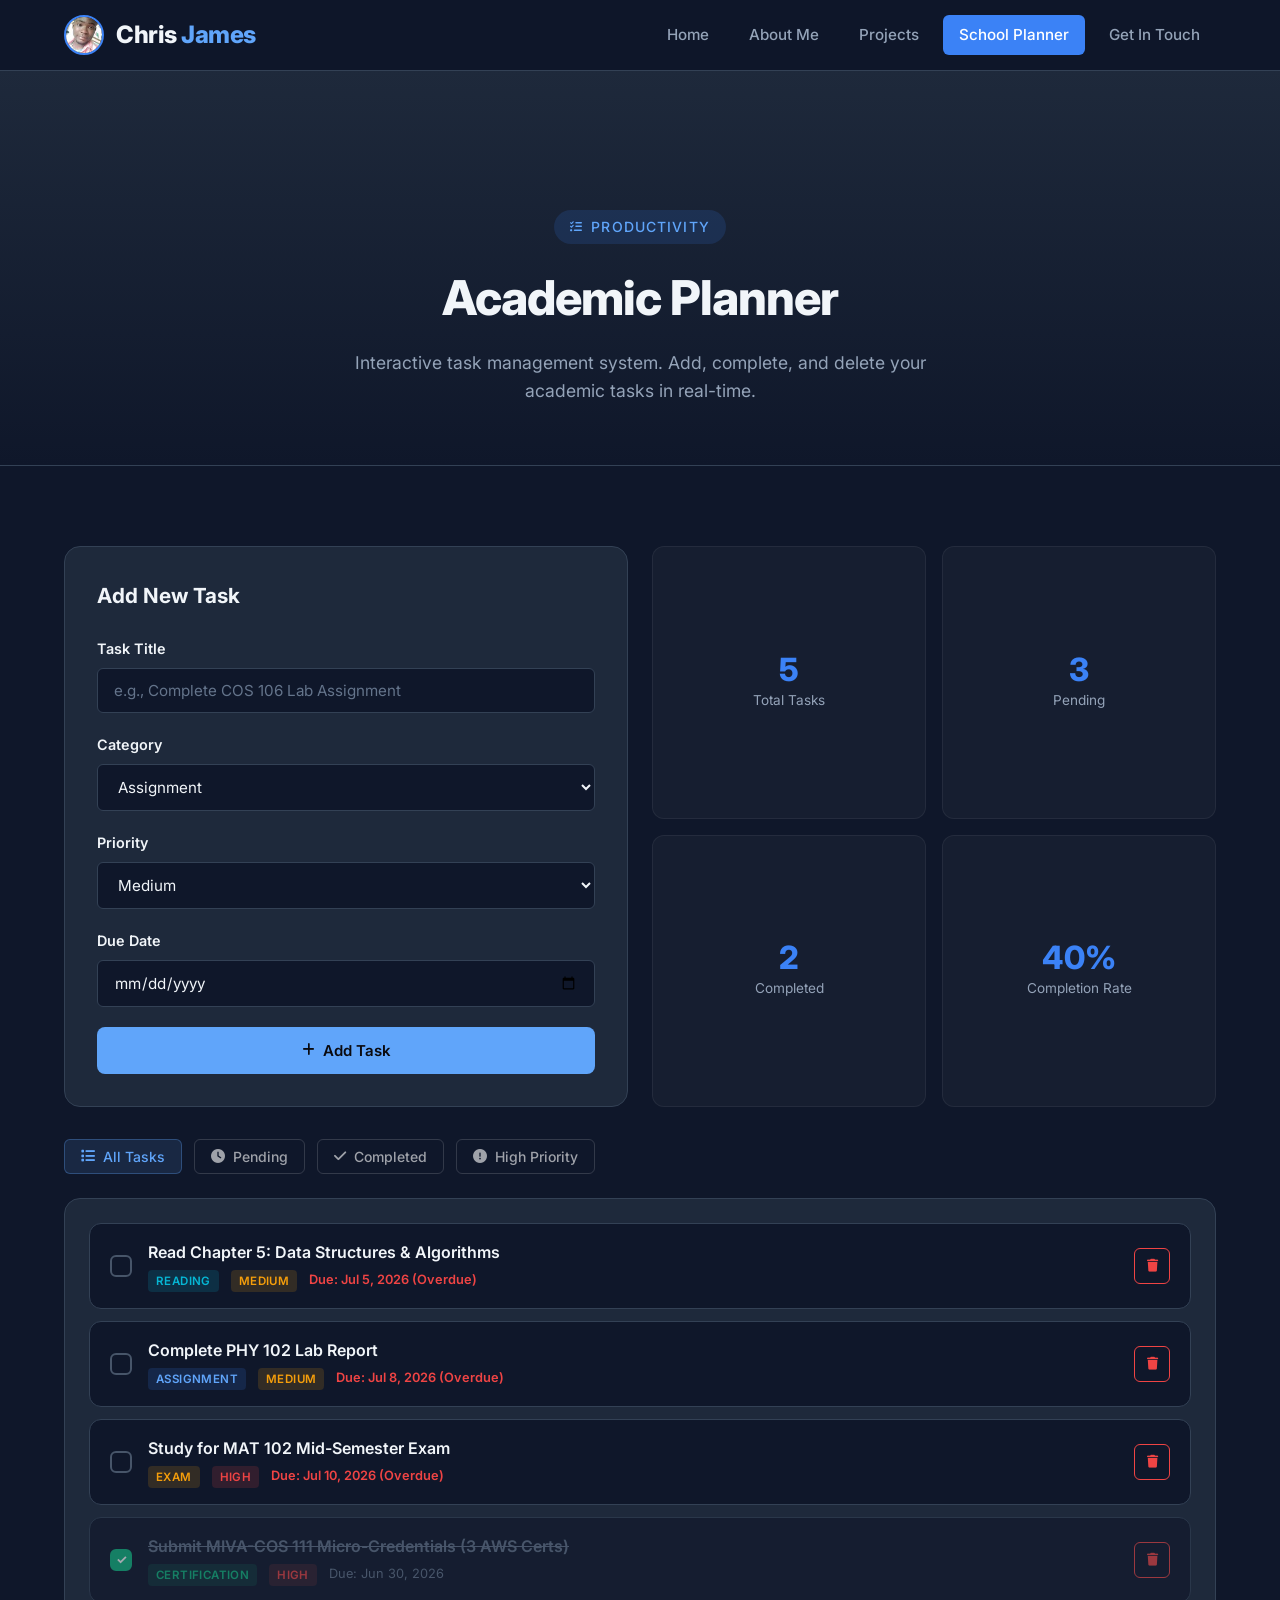
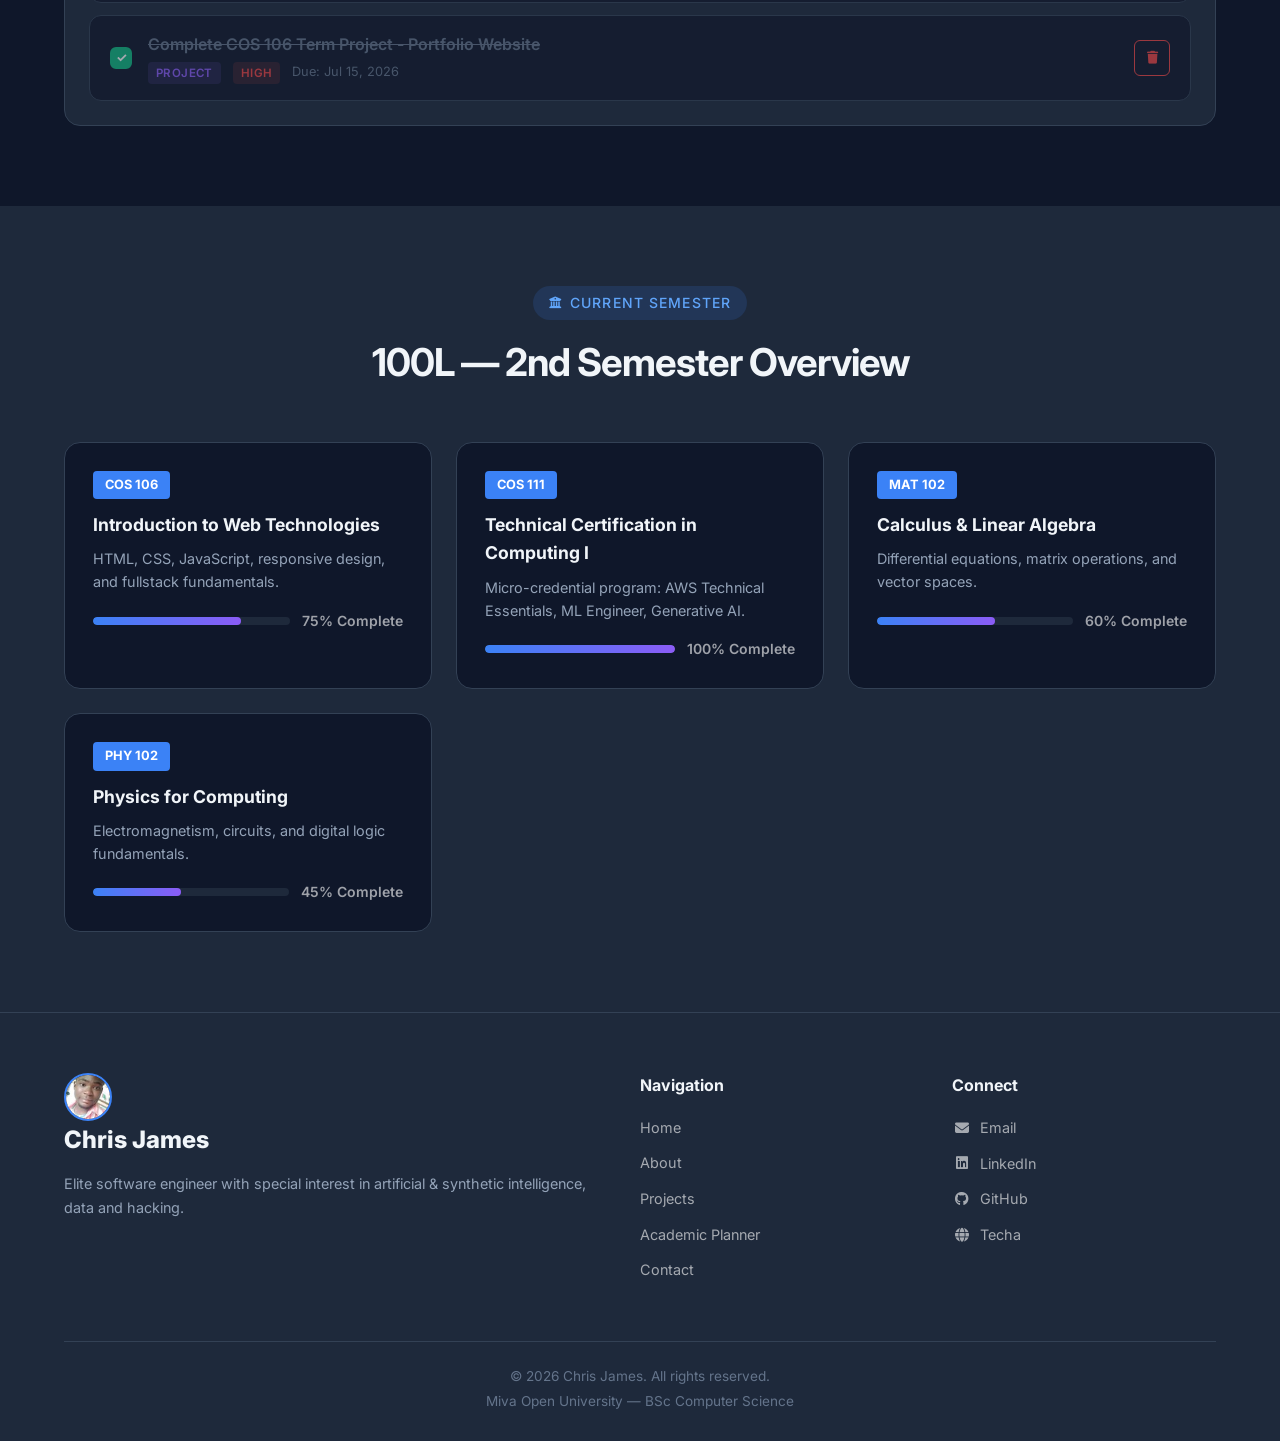
<file: academic.html>
<!DOCTYPE html>
<html lang="en">
<head>
    <meta charset="UTF-8">
    <meta name="viewport" content="width=device-width, initial-scale=1.0">
    <meta name="description" content="Interactive Academic Planner - manage tasks, track progress, and organize your academic life.">
    <title>Academic Planner &bull; Christopher James</title>
    <link rel="icon" href="assets/images/me/edidem.webp">
    <link rel="stylesheet" href="assets/css/style.css">
    <link rel="preconnect" href="https://fonts.googleapis.com">
    <link href="https://fonts.googleapis.com/css2?family=Inter:wght@300;400;500;600;700;800&display=swap" rel="stylesheet">
    <link rel="stylesheet" href="https://cdnjs.cloudflare.com/ajax/libs/font-awesome/6.5.1/css/all.min.css">
    <style>
        .welcome-icon, .aspiration-icon, .hobby-icon, .empty-icon {
            width: 56px; height: 56px; border-radius: 12px;
            background: linear-gradient(135deg, rgba(96,165,250,0.15), rgba(96,165,250,0.05));
            border: 1px solid rgba(96,165,250,0.2);
            display: flex; align-items: center; justify-content: center;
            font-size: 1.5rem; color: #60a5fa; margin-bottom: 1.25rem;
            transition: all 0.3s ease;
        }
        .hobby-card:hover .hobby-icon, .empty-state:hover .empty-icon {
            background: linear-gradient(135deg, rgba(96,165,250,0.25), rgba(96,165,250,0.1));
            transform: translateY(-2px);
            box-shadow: 0 8px 24px rgba(96,165,250,0.15);
        }
        .section-tag {
            display: inline-flex; align-items: center; gap: 0.5rem;
            font-size: 0.875rem; font-weight: 500; color: #60a5fa;
            text-transform: uppercase; letter-spacing: 0.08em;
            margin-bottom: 0.75rem;
        }
        .section-tag i { font-size: 0.75rem; }
        .page-tag {
            display: inline-flex; align-items: center; gap: 0.5rem;
            font-size: 0.875rem; font-weight: 500; color: #60a5fa;
            text-transform: uppercase; letter-spacing: 0.08em;
        }
        .page-tag i { font-size: 0.75rem; }
        .btn {
            display: inline-flex; align-items: center; gap: 0.5rem;
            padding: 0.875rem 1.75rem; border-radius: 8px;
            font-weight: 600; font-size: 0.9375rem;
            text-decoration: none; transition: all 0.25s ease;
            cursor: pointer; border: none;
        }
        .btn i {
            font-size: 0.875rem; transition: transform 0.2s ease;
        }
        .btn:hover i { transform: translateX(3px); }
        .btn-primary {
            background: #60a5fa; color: #0a0a0f;
        }
        .btn-primary:hover {
            background: #3b82f6; transform: translateY(-1px);
            box-shadow: 0 8px 24px rgba(96,165,250,0.25);
        }
        .btn-full { width: 100%; justify-content: center; }
        .footer-links a {
            display: inline-flex; align-items: center; gap: 0.5rem;
            color: rgba(255,255,255,0.6); text-decoration: none;
            transition: color 0.2s ease;
        }
        .footer-links a:hover { color: #60a5fa; }
        .footer-links a i { font-size: 0.875rem; width: 1.25rem; text-align: center; }
        .filter-btn {
            display: inline-flex; align-items: center; gap: 0.5rem;
            padding: 0.5rem 1rem; border-radius: 6px;
            font-weight: 500; font-size: 0.875rem;
            background: transparent; color: rgba(255,255,255,0.6);
            border: 1px solid rgba(255,255,255,0.15);
            cursor: pointer; transition: all 0.2s ease;
        }
        .filter-btn:hover, .filter-btn.active {
            background: rgba(96,165,250,0.12); color: #60a5fa;
            border-color: rgba(96,165,250,0.3);
        }
        .stat-card {
            text-align: center; padding: 1.5rem;
            border-radius: 12px;
            background: rgba(255,255,255,0.03);
            border: 1px solid rgba(255,255,255,0.06);
        }
        .stat-number {
            font-size: 2rem; font-weight: 800; color: #60a5fa;
            line-height: 1; display: block;
        }
        .stat-label {
            font-size: 0.875rem; color: rgba(255,255,255,0.6);
            margin-top: 0.5rem; display: block;
        }
        .course-progress span {
            display: inline-flex; align-items: center; gap: 0.35rem;
            font-size: 0.875rem; color: rgba(255,255,255,0.6);
        }
    </style>
    
<base target="_blank">
</head>
<body>
    <!-- Navigation -->
    <nav class="navbar" id="navbar">
        <div class="nav-container">
            <a href="index.html" class="nav-brand">
                <img src="assets/images/avatar-nav.jpg" alt="Christopher James" class="nav-avatar">
                <span class="nav-logo">Chris <span style="color: #60a5fa;">James</span></span>
            </a>
            <button class="nav-toggle" id="navToggle" aria-label="Toggle navigation">
                <span class="hamburger"></span>
                <span class="hamburger"></span>
                <span class="hamburger"></span>
            </button>
            <ul class="nav-menu" id="navMenu">
                <li><a href="index.html" class="nav-link">Home</a></li>
                <li><a href="about.html" class="nav-link">About Me</a></li>
                <li><a href="projects.html" class="nav-link">Projects</a></li>
                <li><a href="academic.html" class="nav-link active">School Planner</a></li>
                <li><a href="contact.html" class="nav-link">Get In Touch</a></li>
            </ul>
        </div>
    </nav>

    <main class="page-content">
        <section class="page-header">
            <div class="container">
                <span class="page-tag"><i class="fas fa-tasks"></i> Productivity</span>
                <h1 class="page-title">Academic Planner</h1>
                <p class="page-desc">Interactive task management system. Add, complete, and delete your academic tasks in real-time.</p>
            </div>
        </section>

        <section class="section">
            <div class="container">
                <div class="planner-layout">
                    <!-- Task Input -->
                    <div class="planner-input-card">
                        <h2>Add New Task</h2>
                        <form id="taskForm" class="task-form">
                            <div class="form-group">
                                <label for="taskTitle">Task Title</label>
                                <input type="text" id="taskTitle" placeholder="e.g., Complete COS 106 Lab Assignment" required>
                            </div>
                            <div class="form-group">
                                <label for="taskCategory">Category</label>
                                <select id="taskCategory">
                                    <option value="assignment">Assignment</option>
                                    <option value="exam">Exam Preparation</option>
                                    <option value="project">Project Work</option>
                                    <option value="reading">Reading & Research</option>
                                    <option value="certification">Certification</option>
                                    <option value="other">Other</option>
                                </select>
                            </div>
                            <div class="form-group">
                                <label for="taskPriority">Priority</label>
                                <select id="taskPriority">
                                    <option value="high">High</option>
                                    <option value="medium" selected>Medium</option>
                                    <option value="low">Low</option>
                                </select>
                            </div>
                            <div class="form-group">
                                <label for="taskDue">Due Date</label>
                                <input type="date" id="taskDue" required>
                            </div>
                            <button type="submit" class="btn btn-primary btn-full"><i class="fas fa-plus"></i> Add Task</button>
                        </form>
                    </div>

                    <!-- Task Stats -->
                    <div class="planner-stats">
                        <div class="stat-card">
                            <span class="stat-number" id="totalTasks">0</span>
                            <span class="stat-label">Total Tasks</span>
                        </div>
                        <div class="stat-card">
                            <span class="stat-number" id="pendingTasks">0</span>
                            <span class="stat-label">Pending</span>
                        </div>
                        <div class="stat-card">
                            <span class="stat-number" id="completedTasks">0</span>
                            <span class="stat-label">Completed</span>
                        </div>
                        <div class="stat-card">
                            <span class="stat-number" id="completionRate">0%</span>
                            <span class="stat-label">Completion Rate</span>
                        </div>
                    </div>
                </div>

                <!-- Filter Tabs -->
                <div class="planner-filters">
                    <button class="filter-btn active" data-filter="all"><i class="fas fa-list"></i> All Tasks</button>
                    <button class="filter-btn" data-filter="pending"><i class="fas fa-clock"></i> Pending</button>
                    <button class="filter-btn" data-filter="completed"><i class="fas fa-check"></i> Completed</button>
                    <button class="filter-btn" data-filter="high"><i class="fas fa-exclamation-circle"></i> High Priority</button>
                </div>

                <!-- Task List -->
                <div class="task-list-container">
                    <div id="taskList" class="task-list">
                        <!-- Tasks rendered by JavaScript -->
                    </div>
                    <div id="emptyState" class="empty-state">
                        <div class="empty-icon"><i class="fas fa-clipboard-list"></i></div>
                        <h3>No tasks yet</h3>
                        <p>Add your first academic task above to get started.</p>
                    </div>
                </div>
            </div>
        </section>

        <!-- Sample Data Section -->
        <section class="section section-alt">
            <div class="container">
                <div class="section-header">
                    <span class="section-tag"><i class="fas fa-university"></i> Current Semester</span>
                    <h2 class="section-title">100L — 2nd Semester Overview</h2>
                </div>
                <div class="semester-grid">
                    <div class="course-card">
                        <div class="course-code">COS 106</div>
                        <h3>Introduction to Web Technologies</h3>
                        <p>HTML, CSS, JavaScript, responsive design, and fullstack fundamentals.</p>
                        <div class="course-progress">
                            <div class="progress-bar">
                                <div class="progress-fill" style="width: 75%"></div>
                            </div>
                            <span>75% Complete</span>
                        </div>
                    </div>
                    <div class="course-card">
                        <div class="course-code">COS 111</div>
                        <h3>Technical Certification in Computing I</h3>
                        <p>Micro-credential program: AWS Technical Essentials, ML Engineer, Generative AI.</p>
                        <div class="course-progress">
                            <div class="progress-bar">
                                <div class="progress-fill" style="width: 100%"></div>
                            </div>
                            <span>100% Complete</span>
                        </div>
                    </div>
                    <div class="course-card">
                        <div class="course-code">MAT 102</div>
                        <h3>Calculus & Linear Algebra</h3>
                        <p>Differential equations, matrix operations, and vector spaces.</p>
                        <div class="course-progress">
                            <div class="progress-bar">
                                <div class="progress-fill" style="width: 60%"></div>
                            </div>
                            <span>60% Complete</span>
                        </div>
                    </div>
                    <div class="course-card">
                        <div class="course-code">PHY 102</div>
                        <h3>Physics for Computing</h3>
                        <p>Electromagnetism, circuits, and digital logic fundamentals.</p>
                        <div class="course-progress">
                            <div class="progress-bar">
                                <div class="progress-fill" style="width: 45%"></div>
                            </div>
                            <span>45% Complete</span>
                        </div>
                    </div>
                </div>
            </div>
        </section>
    </main>

        <!-- Footer -->
    <footer class="footer">
        <div class="container">
            <div class="footer-grid">
                <div class="footer-brand">
                    <a href="index.html" class="footer-logo-link">
                        <div class="footer-avatar-wrapper">
                            <img src="assets/images/avatar-nav.jpg" alt="Christopher James" class="footer-avatar">
                        </div>
                        <div class="footer-logo-text"> 
                            <span class="footer-logo">Chris James</span>
                        </div>
                    </a>
                    <p>Elite software engineer with special interest in artificial & synthetic intelligence, data and hacking.</p>
                </div>
                <div class="footer-links">
                    <h4>Navigation</h4>
                    <ul>
                        <li><a href="index.html">Home</a></li>
                        <li><a href="about.html">About</a></li>
                        <li><a href="projects.html">Projects</a></li>
                        <li><a href="academic.html">Academic Planner</a></li>
                        <li><a href="contact.html">Contact</a></li>
                    </ul>
                </div>
                <div class="footer-links">
                    <h4>Connect</h4>
                    <ul>
                        <li><a href="mailto:chrisjsmez@gmail.com"><i class="fas fa-envelope"></i> Email</a></li>
                        <li><a href="https://www.linkedin.com/in/chrisjsm/" target="_blank"><i class="fab fa-linkedin"></i> LinkedIn</a></li>
                        <li><a href="https://github.com/russiantech" target="_blank"><i class="fab fa-github"></i> GitHub</a></li>
                        <li><a href="https://techa.salesnet.ng" target="_blank"><i class="fas fa-globe"></i> Techa</a></li>
                    </ul>
                </div>
            </div>
            <div class="footer-bottom">
                <p>&copy; 2026 Chris James. All rights reserved.</p>
                <p>Miva Open University — BSc Computer Science</p>
            </div>
        </div>
    </footer>

    <script src="assets/js/main.js"></script>
    <script src="assets/js/planner.js"></script>
</body>
</html>
</file>
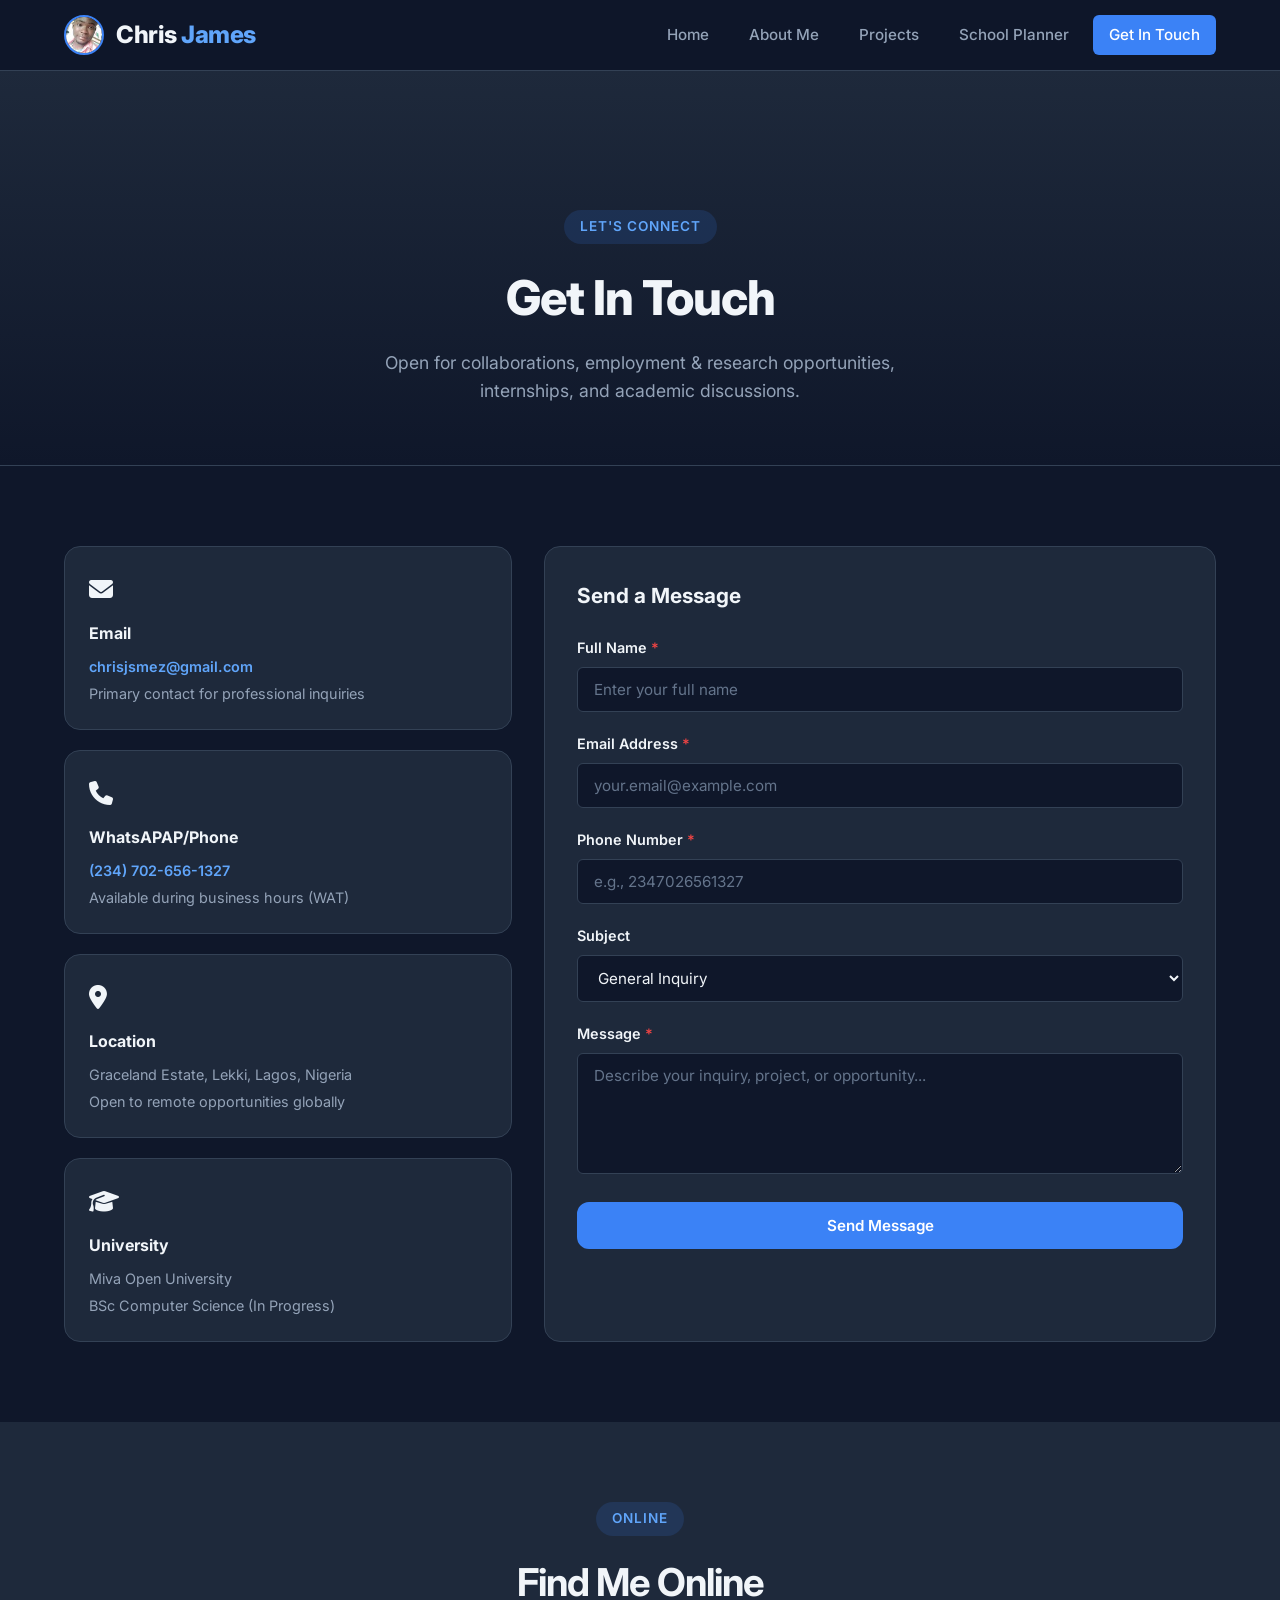
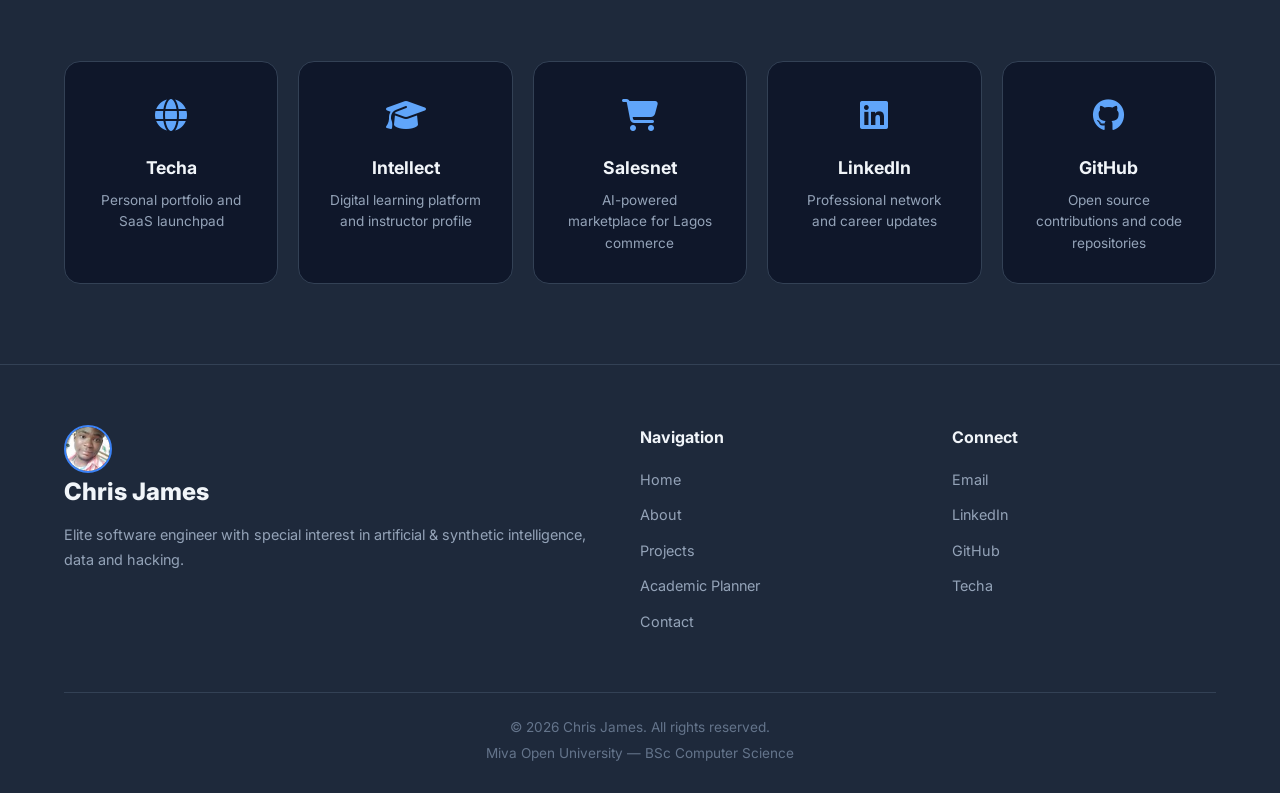
<file: contact.html>
<!DOCTYPE html>
<html lang="en">
<head>
    <meta charset="UTF-8">
    <meta name="viewport" content="width=device-width, initial-scale=1.0">
    <meta name="description" content="Contact Christopher James - get in touch for collaborations, projects, or academic inquiries.">
    <title>Contact | Christopher James</title>
    <link rel="icon" href="assets/images/me/edidem.webp">
    <link rel="stylesheet" href="./assets/css/style.css">
    <link rel="preconnect" href="https://fonts.googleapis.com">
    <link href="https://fonts.googleapis.com/css2?family=Inter:wght@300;400;500;600;700;800&display=swap" rel="stylesheet">
    <link rel="stylesheet" href="https://cdnjs.cloudflare.com/ajax/libs/font-awesome/6.5.1/css/all.min.css">
<base target="_blank">
</head>
<body>
    <!-- Navigation -->
    <nav class="navbar" id="navbar">
        <div class="nav-container">
            <a href="index.html" class="nav-brand">
                <img src="assets/images/avatar-nav.jpg" alt="Christopher James" class="nav-avatar">
                <span class="nav-logo">Chris <span style="color: #60a5fa;">James</span></span>
            </a>
            <button class="nav-toggle" id="navToggle" aria-label="Toggle navigation">
                <span class="hamburger"></span>
                <span class="hamburger"></span>
                <span class="hamburger"></span>
            </button>
            <ul class="nav-menu" id="navMenu">
                <li><a href="index.html" class="nav-link">Home</a></li>
                <li><a href="about.html" class="nav-link">About Me</a></li>
                <li><a href="projects.html" class="nav-link">Projects</a></li>
                <li><a href="academic.html" class="nav-link">School Planner</a></li>
                <li><a href="contact.html" class="nav-link active">Get In Touch</a></li>
            </ul>
        </div>
    </nav>

    <main class="page-content">
        <section class="page-header">
            <div class="container">
                <span class="page-tag">Let's Connect</span>
                <h1 class="page-title">Get In Touch</h1>
                <p class="page-desc">Open for collaborations, employment & research opportunities, internships, and academic discussions.</p>
            </div>
        </section>

        <section class="section">
            <div class="container">
                <div class="contact-layout">
                    <!-- Contact Info -->
                    <div class="contact-info">
                        <div class="info-card">
                            <div class="info-icon"><i class="fas fa-envelope"></i></div>
                            <h3>Email</h3>
                            <p><a href="mailto:chrisjsmez@gmail.com">chrisjsmez@gmail.com</a></p>
                            <p class="info-note">Primary contact for professional inquiries</p>
                        </div>
                        <div class="info-card">
                            <div class="info-icon"><i class="fas fa-phone"></i></div>
                            <h3>WhatsAPAP/Phone</h3>
                            <p><a href="tel:+2347026561327">(234) 702-656-1327</a></p>
                            <p class="info-note">Available during business hours (WAT)</p>
                        </div>
                        <div class="info-card">
                            <div class="info-icon"><i class="fas fa-location-dot"></i></div>
                            <h3>Location</h3>
                            <p>Graceland Estate, Lekki, Lagos, Nigeria</p>
                            <p class="info-note">Open to remote opportunities globally</p>
                        </div>
                        <div class="info-card">
                            <div class="info-icon"><i class="fas fa-graduation-cap"></i></div>
                            <h3>University</h3>
                            <p>Miva Open University</p>
                            <p class="info-note">BSc Computer Science (In Progress)</p>
                        </div>
                    </div>

                    <!-- Contact Form -->
                    <div class="contact-form-card">
                        <h2>Send a Message</h2>
                        <form id="contactForm" class="contact-form" novalidate>
                            <div class="form-group">
                                <label for="contactName">Full Name <span class="required">*</span></label>
                                <input type="text" id="contactName" name="name" placeholder="Enter your full name" required>
                                <span class="error-message" id="nameError">Name is required</span>
                            </div>
                            <div class="form-group">
                                <label for="contactEmail">Email Address <span class="required">*</span></label>
                                <input type="email" id="contactEmail" name="email" placeholder="your.email@example.com" required>
                                <span class="error-message" id="emailError">Please enter a valid email address</span>
                            </div>
                            <div class="form-group">
                                <label for="contactPhone">Phone Number <span class="required">*</span></label>
                                <input type="tel" id="contactPhone" name="phone" placeholder="e.g., 2347026561327" required>
                                <span class="error-message" id="phoneError">Phone number must contain only digits</span>
                            </div>
                            <div class="form-group">
                                <label for="contactSubject">Subject</label>
                                <select id="contactSubject" name="subject">
                                    <option value="general">General Inquiry</option>
                                    <option value="collaboration">Project Collaboration</option>
                                    <option value="internship">Internship Opportunity</option>
                                    <option value="academic">Academic Discussion</option>
                                    <option value="hiring">Hiring / Recruitment</option>
                                </select>
                            </div>
                            <div class="form-group">
                                <label for="contactMessage">Message <span class="required">*</span></label>
                                <textarea id="contactMessage" name="message" rows="5" placeholder="Describe your inquiry, project, or opportunity..." required></textarea>
                                <span class="error-message" id="messageError">Message cannot be empty</span>
                            </div>
                            <button type="submit" class="btn btn-primary btn-full">Send Message</button>
                        </form>
                        <div id="formSuccess" class="form-success">
                            <div class="success-icon"><i class="fas fa-check"></i></div>
                            <h3>Message Sent Successfully</h3>
                            <p>Thank you for reaching out. I will respond within 24-48 hours.</p>
                        </div>
                    </div>
                </div>
            </div>
        </section>

        <!-- Social Links -->
        <section class="section section-alt">
            <div class="container">
                <div class="section-header">
                    <span class="section-tag">Online</span>
                    <h2 class="section-title">Find Me Online</h2>
                </div>
                <div class="social-grid">
                    <a href="https://techa.salesnet.ng" target="_blank" class="social-card">
                        <div class="social-icon"><i class="fas fa-globe"></i></div>
                        <h3>Techa</h3>
                        <p>Personal portfolio and SaaS launchpad</p>
                    </a>
                    <a href="https://intellect.salesnet.ng/instructors/chrisjsm" target="_blank" class="social-card">
                        <div class="social-icon"><i class="fas fa-graduation-cap"></i></div>
                        <h3>Intellect</h3>
                        <p>Digital learning platform and instructor profile</p>
                    </a>
                    <a href="https://salesnet.ng" target="_blank" class="social-card">
                        <div class="social-icon"><i class="fas fa-cart-shopping"></i></div>
                        <h3>Salesnet</h3>
                        <p>AI-powered marketplace for Lagos commerce</p>
                    </a>
                    <a href="https://linkedin.com" target="_blank" class="social-card">
                        <div class="social-icon"><i class="fab fa-linkedin"></i></div>
                        <h3>LinkedIn</h3>
                        <p>Professional network and career updates</p>
                    </a>
                    <a href="https://github.com" target="_blank" class="social-card">
                        <div class="social-icon"><i class="fab fa-github"></i></div>
                        <h3>GitHub</h3>
                        <p>Open source contributions and code repositories</p>
                    </a>
                </div>
            </div>
        </section>
    </main>

    <!-- Footer -->
    <footer class="footer">
        <div class="container">
            <div class="footer-grid">
                <div class="footer-brand">
                    <a href="index.html" class="footer-logo-link">
                        <div class="footer-avatar-wrapper">
                            <img src="assets/images/avatar-nav.jpg" alt="Christopher James" class="footer-avatar">
                        </div>
                        <div class="footer-logo-text"> 
                            <span class="footer-logo">Chris James</span>
                        </div>
                    </a>
                    <p>Elite software engineer with special interest in artificial & synthetic intelligence, data and hacking.</p>
                </div>
                <div class="footer-links">
                    <h4>Navigation</h4>
                    <ul>
                        <li><a href="index.html">Home</a></li>
                        <li><a href="about.html">About</a></li>
                        <li><a href="projects.html">Projects</a></li>
                        <li><a href="academic.html">Academic Planner</a></li>
                        <li><a href="contact.html">Contact</a></li>
                    </ul>
                </div>
                <div class="footer-links">
                    <h4>Connect</h4>
                    <ul>
                        <li><a href="mailto:chrisjsmez@gmail.com">Email</a></li>
                        <li><a href="https://www.linkedin.com/in/chrisjsm/" target="_blank">LinkedIn</a></li>
                        <li><a href="https://github.com/russiantech" target="_blank">GitHub</a></li>
                        <li><a href="https://techa.salesnet.ng" target="_blank">Techa</a></li>
                    </ul>
                </div>
            </div>
            <div class="footer-bottom">
                <p>&copy; 2026 Chris James. All rights reserved.</p>
                <p>Miva Open University — BSc Computer Science</p>
            </div>
        </div>
    </footer>

    <script src="assets/js/main.js"></script>
    <script src="assets/js/contact.js"></script>
</body>
</html>
</file>
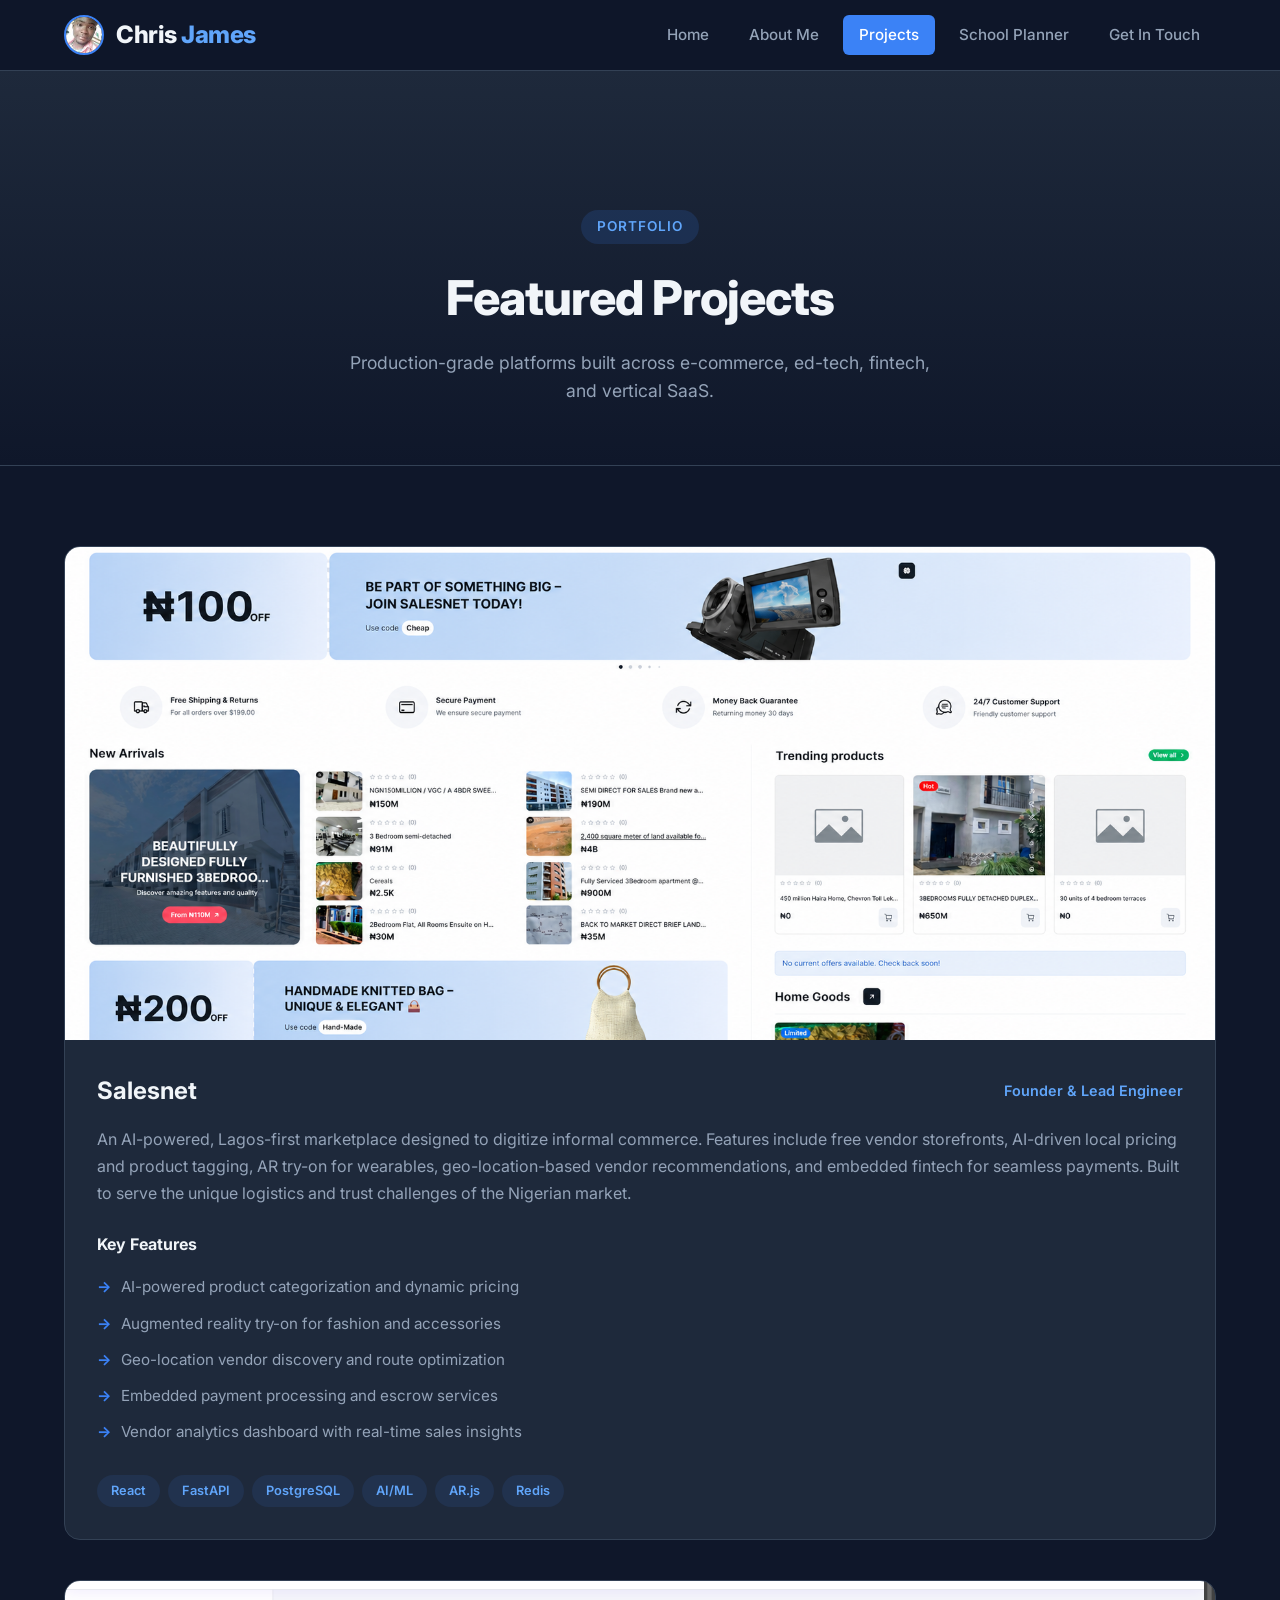
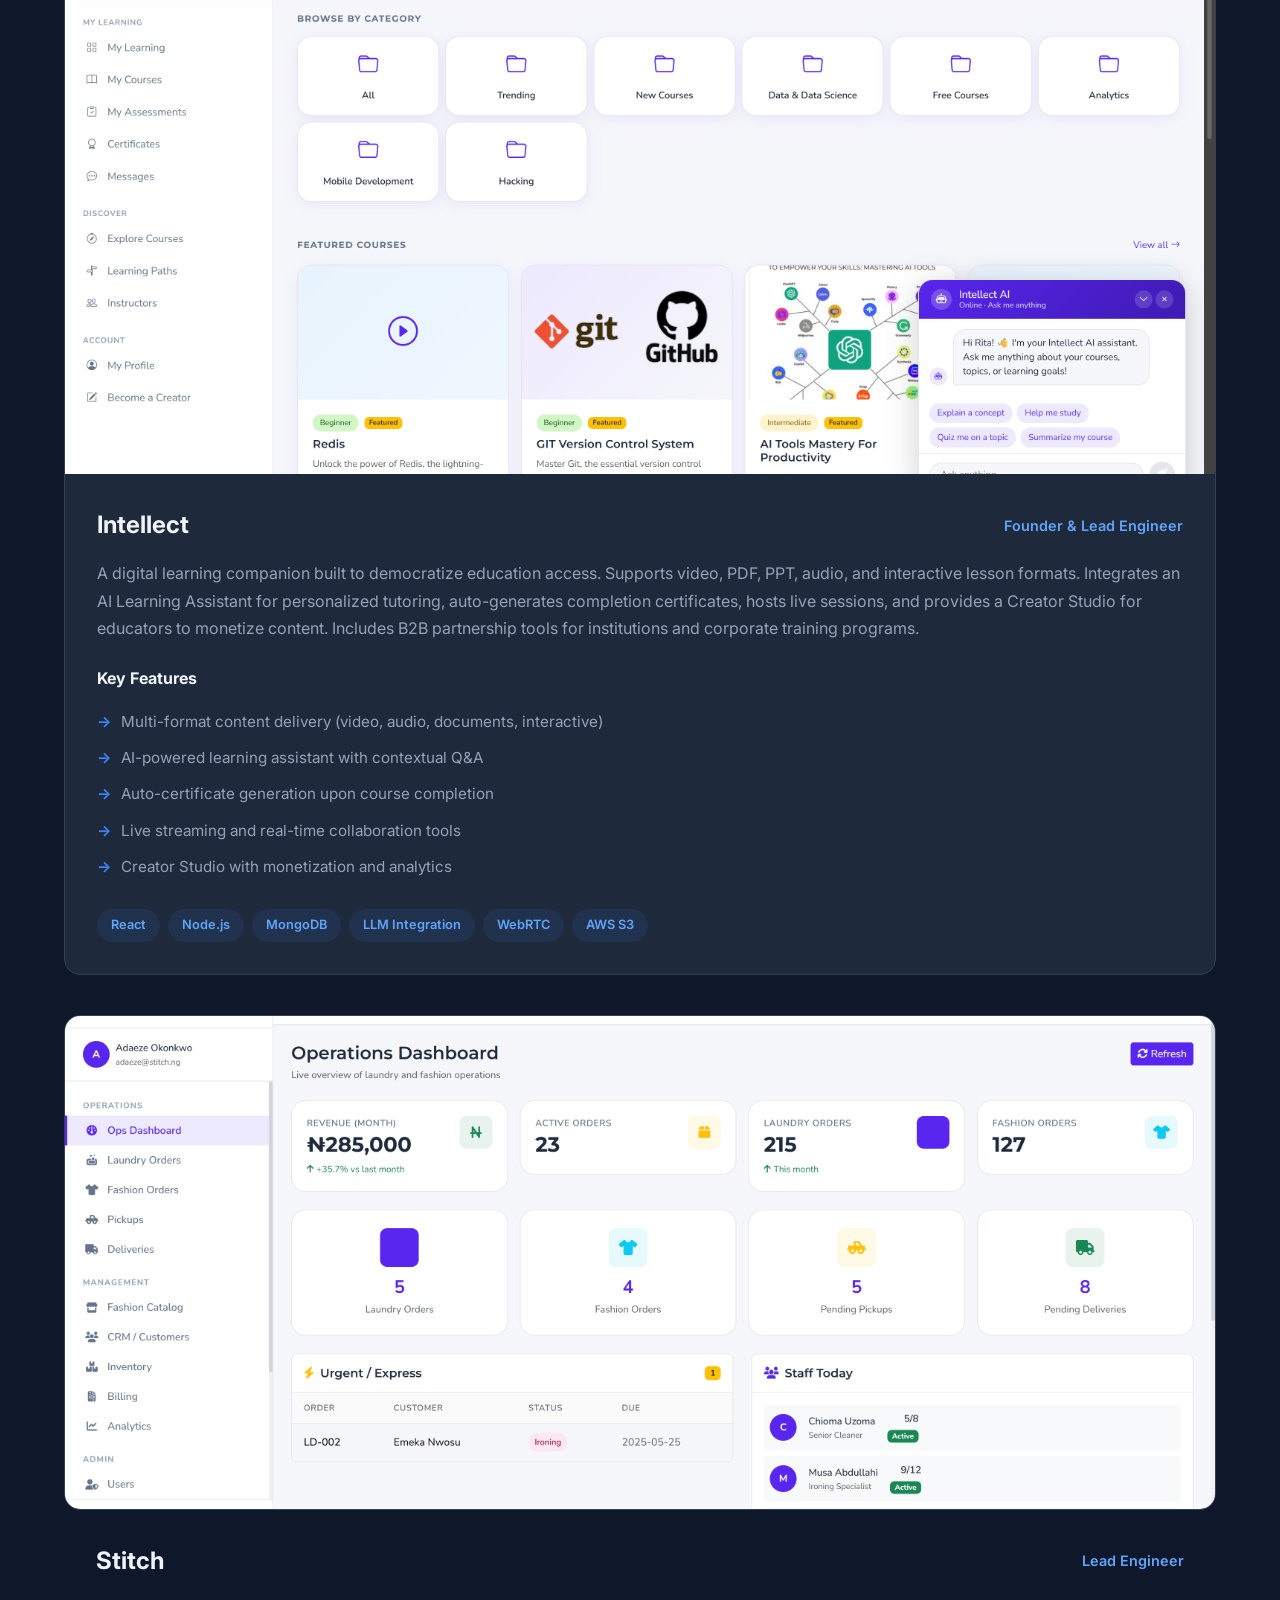
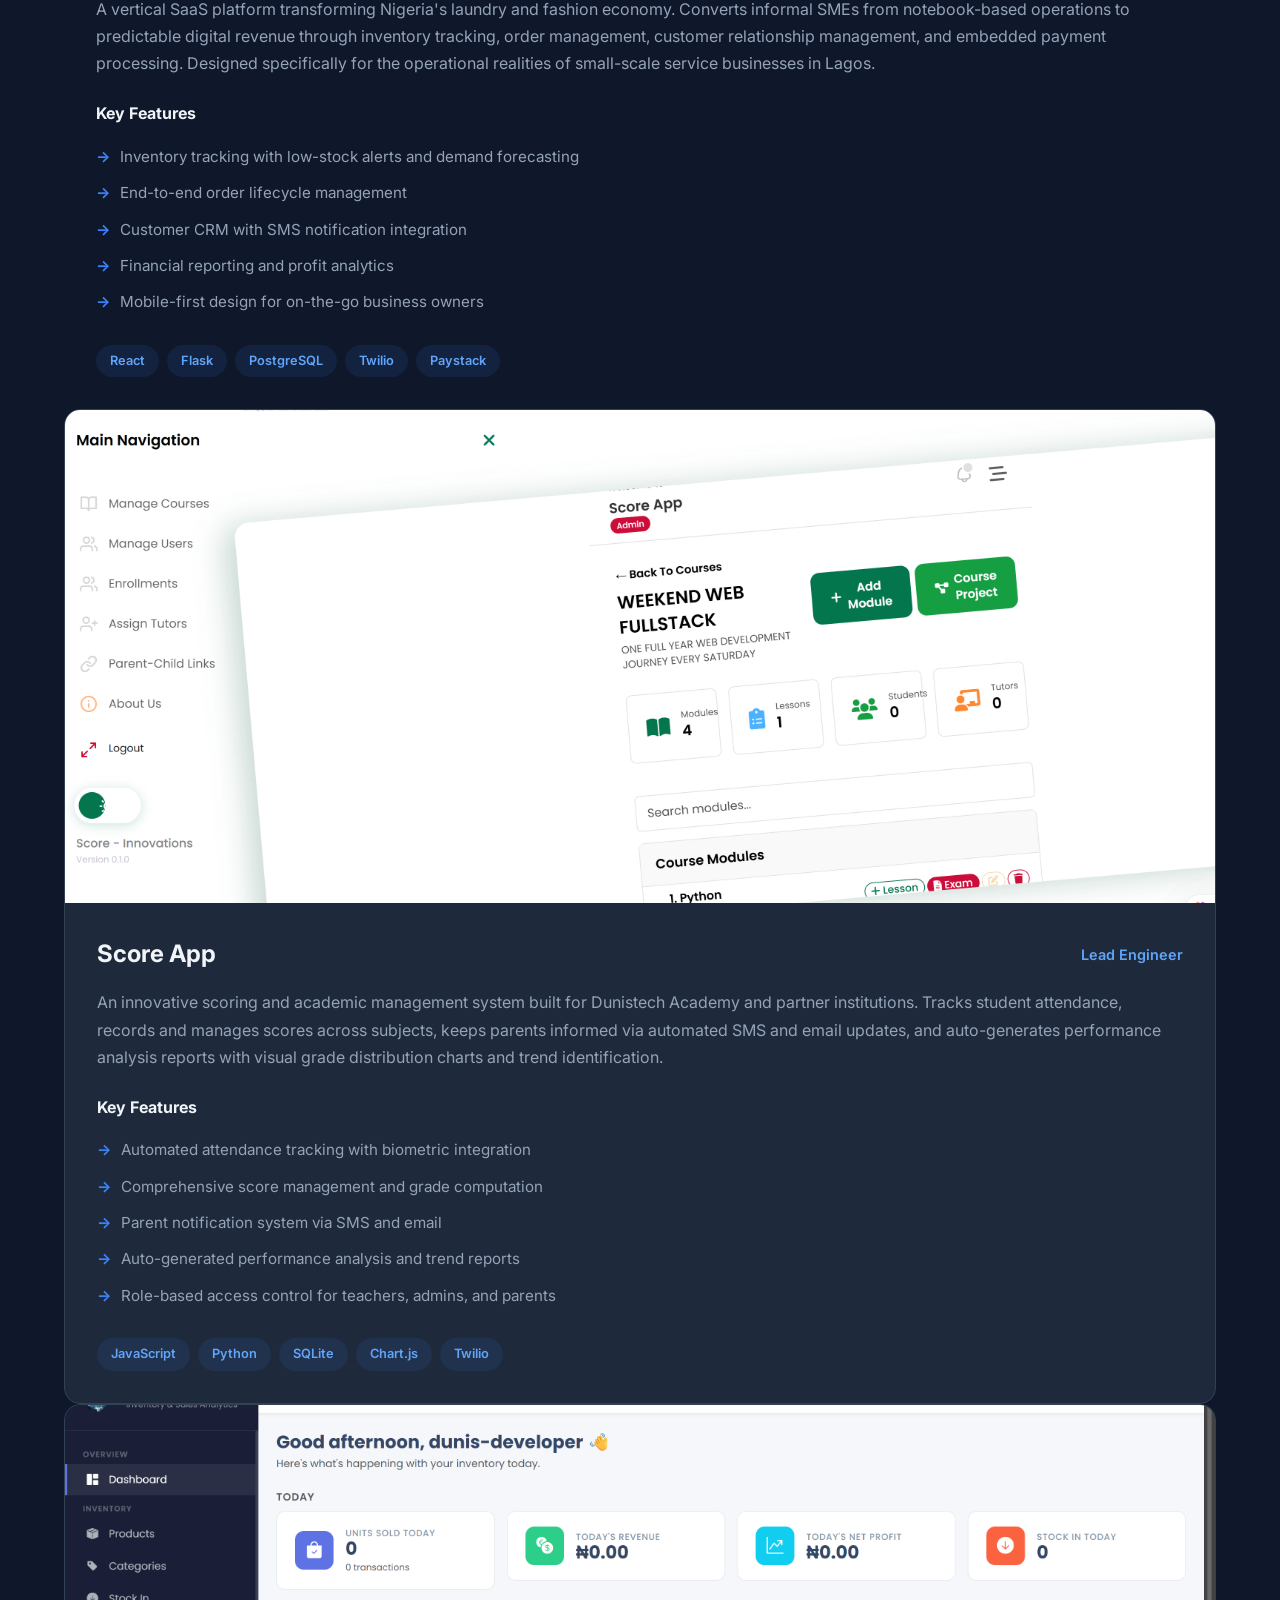
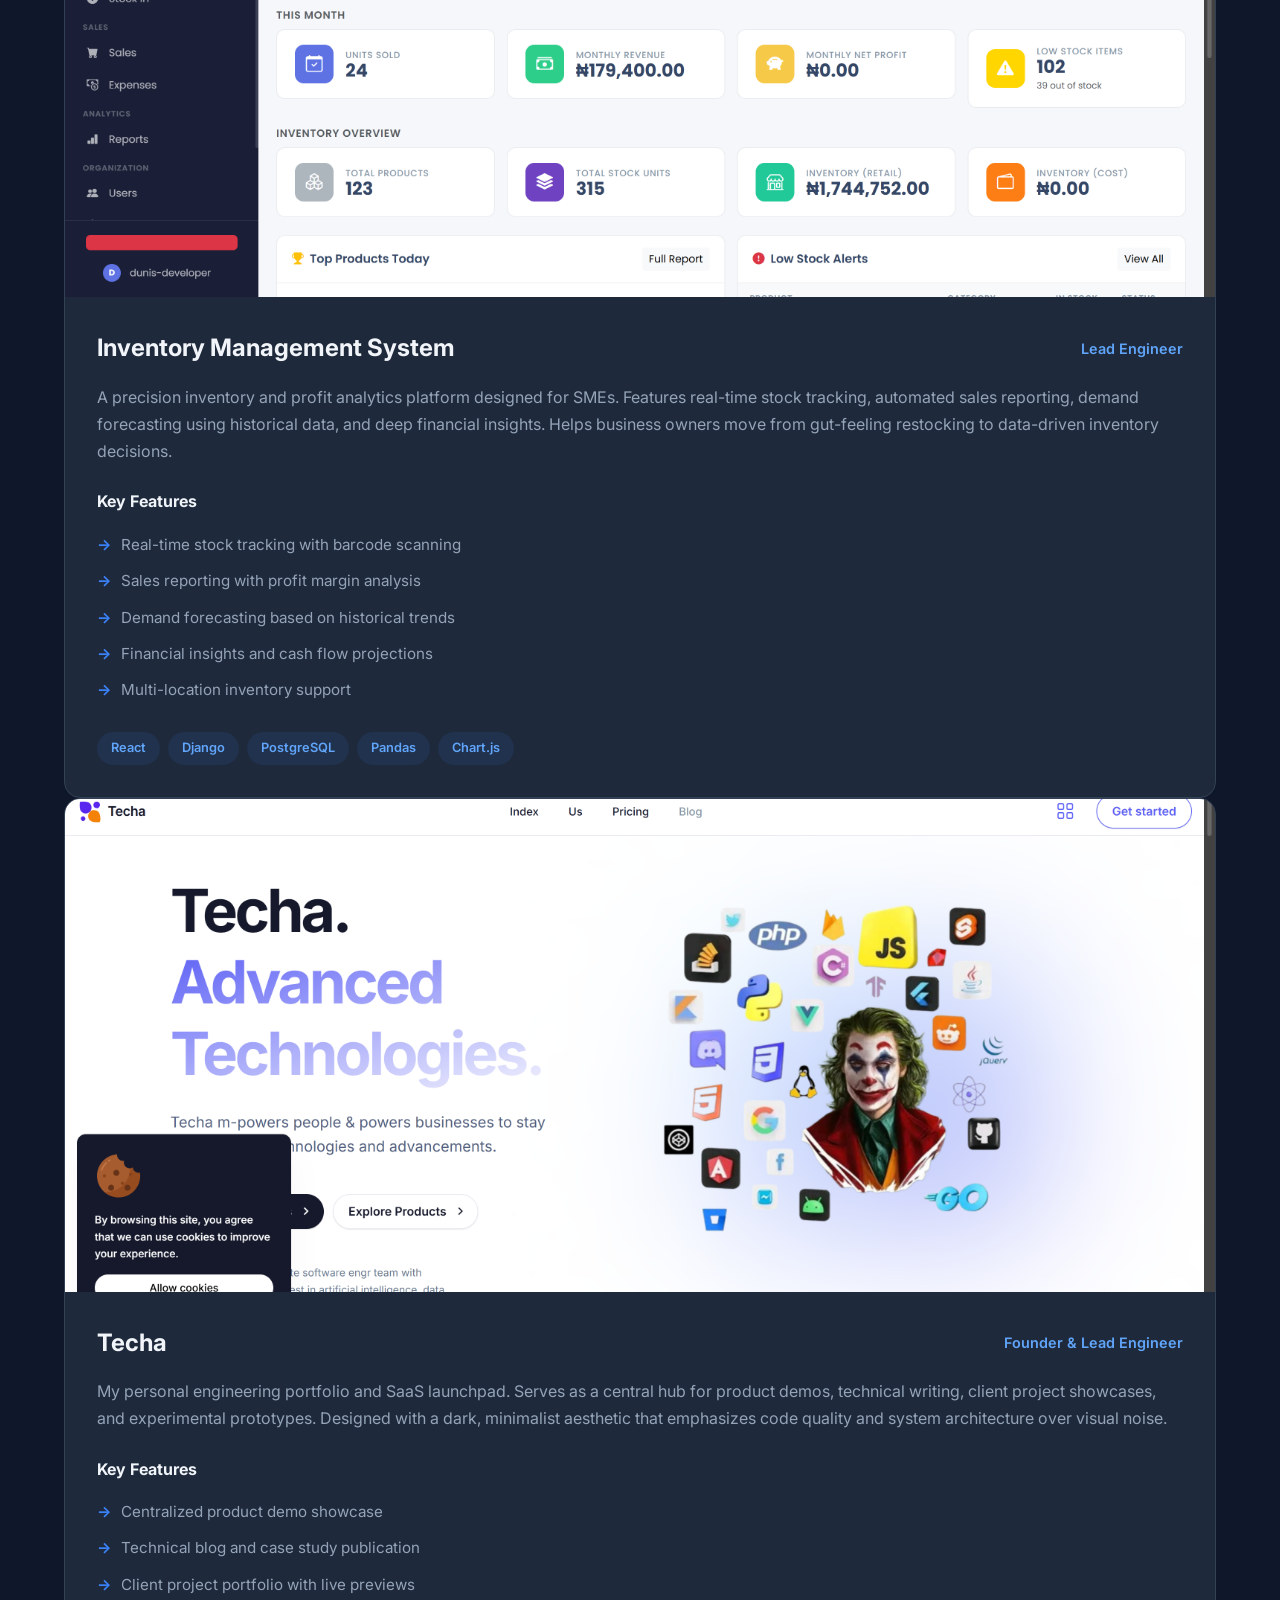
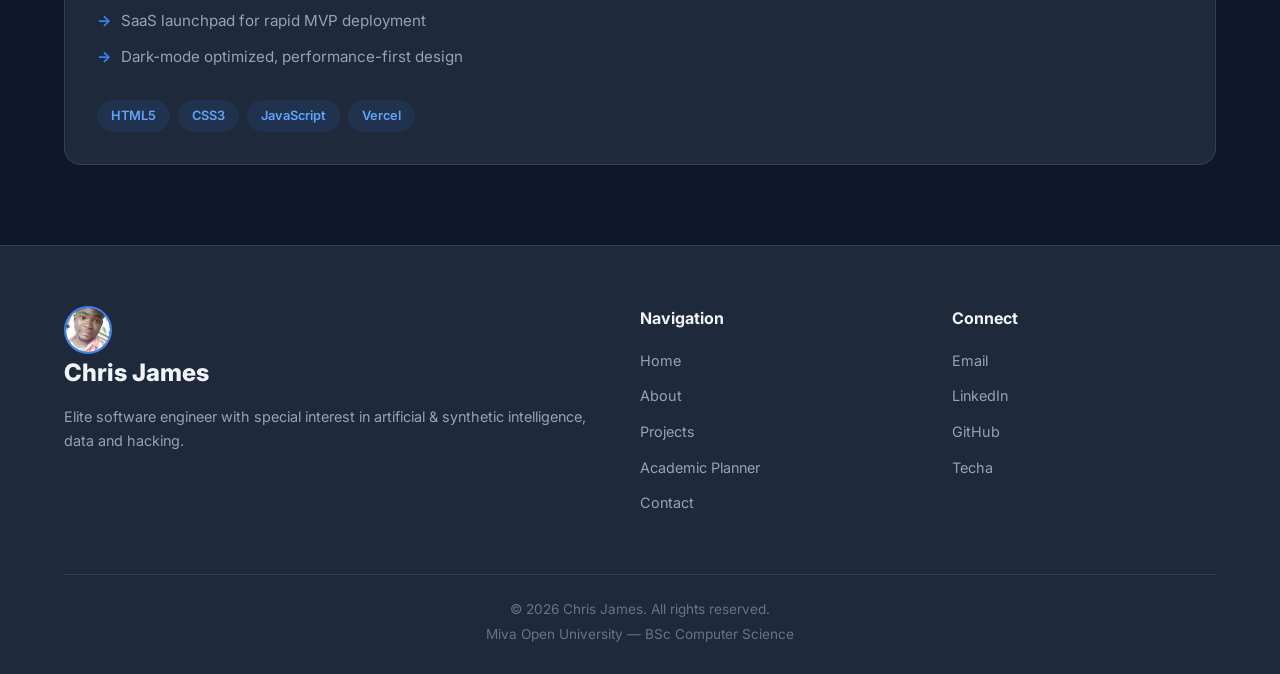
<file: projects.html>
<!DOCTYPE html>
<html lang="en">
<head>
    <meta charset="UTF-8">
    <meta name="viewport" content="width=device-width, initial-scale=1.0">
    <meta name="description" content="Portfolio projects by Christopher James - Salesnet, Intellect, Stitch, Score App, and more.">
    <title>Projects | Christopher James</title>
    <link rel="icon" href="assets/images/me/edidem.webp">
    <link rel="stylesheet" href="assets/css/style.css">
    <link rel="preconnect" href="https://fonts.googleapis.com">
    <link href="https://fonts.googleapis.com/css2?family=Inter:wght@300;400;500;600;700;800&display=swap" rel="stylesheet">
    <link rel="stylesheet" href="https://cdnjs.cloudflare.com/ajax/libs/font-awesome/6.5.1/css/all.min.css">
<base target="_blank">
</head>
<body>
     <!-- Navigation -->
    <nav class="navbar" id="navbar">
        <div class="nav-container">
            <a href="index.html" class="nav-brand">
                <img src="assets/images/avatar-nav.jpg" alt="Christopher James" class="nav-avatar">
                <span class="nav-logo">Chris <span style="color: #60a5fa;">James</span></span>
            </a>
            <button class="nav-toggle" id="navToggle" aria-label="Toggle navigation">
                <span class="hamburger"></span>
                <span class="hamburger"></span>
                <span class="hamburger"></span>
            </button>
            <ul class="nav-menu" id="navMenu">
                <li><a href="index.html" class="nav-link">Home</a></li>
                <li><a href="about.html" class="nav-link">About Me</a></li>
                <li><a href="projects.html" class="nav-link active">Projects</a></li>
                <li><a href="academic.html" class="nav-link">School Planner</a></li>
                <li><a href="contact.html" class="nav-link">Get In Touch</a></li>
            </ul>
        </div>
    </nav>

    <main class="page-content">
        <section class="page-header">
            <div class="container">
                <span class="page-tag">Portfolio</span>
                <h1 class="page-title">Featured Projects</h1>
                <p class="page-desc">Production-grade platforms built across e-commerce, ed-tech, fintech, and vertical SaaS.</p>
            </div>
        </section>

        <section class="section">
            <div class="container">
                <div class="projects-full-grid">
                    <!-- Project 1: Salesnet -->
                    <article class="project-full-card">
                        <div class="project-full-image">
                            <img src="assets/images/projects/salesnet-apps.png" alt="">
                            <div class="project-full-overlay">
                                <div class="project-links">
                                    <a href="https://salesnet.ng" target="_blank" class="project-link-btn">Live Site →</a>
                                    <a href="https://intellect.salesnet.ng" target="_blank" class="project-link-btn secondary">About →</a>
                                </div>
                            </div>
                        </div>
                        <div class="project-full-content">
                            <div class="project-header">
                                <h2>Salesnet</h2>
                                <span class="project-role">Founder & Lead Engineer</span>
                            </div>
                            <p class="project-desc">
                                An AI-powered, Lagos-first marketplace designed to digitize informal commerce. Features include free vendor storefronts, 
                                AI-driven local pricing and product tagging, AR try-on for wearables, geo-location-based vendor recommendations, 
                                and embedded fintech for seamless payments. Built to serve the unique logistics and trust challenges of the Nigerian market.
                            </p>
                            <div class="project-features">
                                <h4>Key Features</h4>
                                <ul>
                                    <li>AI-powered product categorization and dynamic pricing</li>
                                    <li>Augmented reality try-on for fashion and accessories</li>
                                    <li>Geo-location vendor discovery and route optimization</li>
                                    <li>Embedded payment processing and escrow services</li>
                                    <li>Vendor analytics dashboard with real-time sales insights</li>
                                </ul>
                            </div>
                            <div class="project-tech">
                                <span class="tech-tag">React</span>
                                <span class="tech-tag">FastAPI</span>
                                <span class="tech-tag">PostgreSQL</span>
                                <span class="tech-tag">AI/ML</span>
                                <span class="tech-tag">AR.js</span>
                                <span class="tech-tag">Redis</span>
                            </div>
                        </div>
                    </article>

                    <!-- Project 2: Intellect -->
                    <article class="project-full-card">
                        <div class="project-full-image">
                            <img src="assets/images/projects/intellect-app.png" alt="">                            
                            <div class="project-full-overlay">
                                <div class="project-links">
                                    <a href="https://intellect.salesnet.ng" target="_blank" class="project-link-btn">Live Site →</a>
                                </div>
                            </div>
                        </div>
                        <div class="project-full-content">
                            <div class="project-header">
                                <h2>Intellect</h2>
                                <span class="project-role">Founder & Lead Engineer</span>
                            </div>
                            <p class="project-desc">
                                A digital learning companion built to democratize education access. Supports video, PDF, PPT, audio, and interactive 
                                lesson formats. Integrates an AI Learning Assistant for personalized tutoring, auto-generates completion certificates, 
                                hosts live sessions, and provides a Creator Studio for educators to monetize content. Includes B2B partnership 
                                tools for institutions and corporate training programs.
                            </p>
                            <div class="project-features">
                                <h4>Key Features</h4>
                                <ul>
                                    <li>Multi-format content delivery (video, audio, documents, interactive)</li>
                                    <li>AI-powered learning assistant with contextual Q&A</li>
                                    <li>Auto-certificate generation upon course completion</li>
                                    <li>Live streaming and real-time collaboration tools</li>
                                    <li>Creator Studio with monetization and analytics</li>
                                </ul>
                            </div>
                            <div class="project-tech">
                                <span class="tech-tag">React</span>
                                <span class="tech-tag">Node.js</span>
                                <span class="tech-tag">MongoDB</span>
                                <span class="tech-tag">LLM Integration</span>
                                <span class="tech-tag">WebRTC</span>
                                <span class="tech-tag">AWS S3</span>
                            </div>
                        </div>
                    </article>

                    <!-- Project 3: Stitch -->
                    <article class="project-full-card">
                        <div class="project-full-image">
                            <img src="assets/images/projects/stitch-app.png" alt="Stitch SaaS">
                            <div class="project-full-overlay">
                                <div class="project-links">
                                    <a href="https://stitch-client-app.vercel.app" target="_blank" class="project-link-btn">Explore Stitch →</a>
                                </div>
                                </div>
                            </div>
                        </div>
                        <div class="project-full-content">
                            <div class="project-header">
                                <h2>Stitch</h2>
                                <span class="project-role">Lead Engineer</span>
                            </div>
                            <p class="project-desc">
                                A vertical SaaS platform transforming Nigeria's laundry and fashion economy. Converts informal SMEs from 
                                notebook-based operations to predictable digital revenue through inventory tracking, order management, 
                                customer relationship management, and embedded payment processing. Designed specifically for the operational 
                                realities of small-scale service businesses in Lagos.
                            </p>
                            <div class="project-features">
                                <h4>Key Features</h4>
                                <ul>
                                    <li>Inventory tracking with low-stock alerts and demand forecasting</li>
                                    <li>End-to-end order lifecycle management</li>
                                    <li>Customer CRM with SMS notification integration</li>
                                    <li>Financial reporting and profit analytics</li>
                                    <li>Mobile-first design for on-the-go business owners</li>
                                </ul>
                            </div>
                            <div class="project-tech">
                                <span class="tech-tag">React</span>
                                <span class="tech-tag">Flask</span>
                                <span class="tech-tag">PostgreSQL</span>
                                <span class="tech-tag">Twilio</span>
                                <span class="tech-tag">Paystack</span>
                            </div>
                        </div>
                    </article>

                    <!-- Project 4: Score App -->
                    <article class="project-full-card">
                        <div class="project-full-image">
                            <img src="assets/images/projects/score-app.png" alt="Score App">
                            <div class="project-full-overlay">
                                <div class="project-links">
                                    <span class="project-link-btn disabled">Institutional Tool</span>
                                </div>
                            </div>
                        </div>
                        <div class="project-full-content">
                            <div class="project-header">
                                <h2>Score App</h2>
                                <span class="project-role">Lead Engineer</span>
                            </div>
                            <p class="project-desc">
                                An innovative scoring and academic management system built for Dunistech Academy and partner institutions. 
                                Tracks student attendance, records and manages scores across subjects, keeps parents informed via automated 
                                SMS and email updates, and auto-generates performance analysis reports with visual grade distribution 
                                charts and trend identification.
                            </p>
                            <div class="project-features">
                                <h4>Key Features</h4>
                                <ul>
                                    <li>Automated attendance tracking with biometric integration</li>
                                    <li>Comprehensive score management and grade computation</li>
                                    <li>Parent notification system via SMS and email</li>
                                    <li>Auto-generated performance analysis and trend reports</li>
                                    <li>Role-based access control for teachers, admins, and parents</li>
                                </ul>
                            </div>
                            <div class="project-tech">
                                <span class="tech-tag">JavaScript</span>
                                <span class="tech-tag">Python</span>
                                <span class="tech-tag">SQLite</span>
                                <span class="tech-tag">Chart.js</span>
                                <span class="tech-tag">Twilio</span>
                            </div>
                        </div>
                    </article>

                    <!-- Project 5: Inventory Management -->
                    <article class="project-full-card">
                        <div class="project-full-image">
                            <img src="assets/images/projects/inventory-app.png" alt="Inventory Management System">
                            <div class="project-full-overlay">
                                <div class="project-links">
                                    <span class="project-link-btn disabled">Production SaaS</span>
                                </div>
                            </div>
                        </div>
                        <div class="project-full-content">
                            <div class="project-header">
                                <h2>Inventory Management System</h2>
                                <span class="project-role">Lead Engineer</span>
                            </div>
                            <p class="project-desc">
                                A precision inventory and profit analytics platform designed for SMEs. Features real-time stock tracking, 
                                automated sales reporting, demand forecasting using historical data, and deep financial insights. 
                                Helps business owners move from gut-feeling restocking to data-driven inventory decisions.
                            </p>
                            <div class="project-features">
                                <h4>Key Features</h4>
                                <ul>
                                    <li>Real-time stock tracking with barcode scanning</li>
                                    <li>Sales reporting with profit margin analysis</li>
                                    <li>Demand forecasting based on historical trends</li>
                                    <li>Financial insights and cash flow projections</li>
                                    <li>Multi-location inventory support</li>
                                </ul>
                            </div>
                            <div class="project-tech">
                                <span class="tech-tag">React</span>
                                <span class="tech-tag">Django</span>
                                <span class="tech-tag">PostgreSQL</span>
                                <span class="tech-tag">Pandas</span>
                                <span class="tech-tag">Chart.js</span>
                            </div>
                        </div>
                    </article>

                    <!-- Project 6: Techa -->
                    <article class="project-full-card">
                        <div class="project-full-image">
                            <img src="assets/images/projects/techa-site.png" alt="">
                            <div class="project-full-overlay">
                                <div class="project-links">
                                    <a href="https://techa.salesnet.ng" target="_blank" class="project-link-btn">Live Site →</a>
                                </div>
                            </div>
                        </div>
                        <div class="project-full-content">
                            <div class="project-header">
                                <h2>Techa</h2>
                                <span class="project-role">Founder & Lead Engineer</span>
                            </div>
                            <p class="project-desc">
                                My personal engineering portfolio and SaaS launchpad. Serves as a central hub for product demos, 
                                technical writing, client project showcases, and experimental prototypes. Designed with a dark, 
                                minimalist aesthetic that emphasizes code quality and system architecture over visual noise.
                            </p>
                            <div class="project-features">
                                <h4>Key Features</h4>
                                <ul>
                                    <li>Centralized product demo showcase</li>
                                    <li>Technical blog and case study publication</li>
                                    <li>Client project portfolio with live previews</li>
                                    <li>SaaS launchpad for rapid MVP deployment</li>
                                    <li>Dark-mode optimized, performance-first design</li>
                                </ul>
                            </div>
                            <div class="project-tech">
                                <span class="tech-tag">HTML5</span>
                                <span class="tech-tag">CSS3</span>
                                <span class="tech-tag">JavaScript</span>
                                <span class="tech-tag">Vercel</span>
                            </div>
                        </div>
                    </article>
                </div>
            </div>
        </section>
    </main>

       <!-- Footer -->
    <footer class="footer">
        <div class="container">
            <div class="footer-grid">
                <div class="footer-brand">
                    <a href="index.html" class="footer-logo-link">
                        <div class="footer-avatar-wrapper">
                            <img src="assets/images/avatar-nav.jpg" alt="Christopher James" class="footer-avatar">
                        </div>
                        <div class="footer-logo-text"> 
                            <span class="footer-logo">Chris James</span>
                        </div>
                    </a>
                    <p>Elite software engineer with special interest in artificial & synthetic intelligence, data and hacking.</p>
                </div>
                <div class="footer-links">
                    <h4>Navigation</h4>
                    <ul>
                        <li><a href="index.html">Home</a></li>
                        <li><a href="about.html">About</a></li>
                        <li><a href="projects.html">Projects</a></li>
                        <li><a href="academic.html">Academic Planner</a></li>
                        <li><a href="contact.html">Contact</a></li>
                    </ul>
                </div>
                <div class="footer-links">
                    <h4>Connect</h4>
                    <ul>
                        <li><a href="mailto:chrisjsmez@gmail.com">Email</a></li>
                        <li><a href="https://www.linkedin.com/in/chrisjsm/" target="_blank">LinkedIn</a></li>
                        <li><a href="https://github.com/russiantech" target="_blank">GitHub</a></li>
                        <li><a href="https://techa.salesnet.ng" target="_blank">Techa</a></li>
                    </ul>
                </div>
            </div>
            <div class="footer-bottom">
                <p>&copy; 2026 Chris James. All rights reserved.</p>
                <p>Miva Open University — BSc Computer Science</p>
            </div>
        </div>
    </footer>


    <script src="assets/js/main.js"></script>
</body>
</html>
</file>
<file: assets/css/style.css>
/* ============================================
   CHRISTOPHER JAMES PORTFOLIO
   COS 106 - Introduction to Web Technologies
   Miva Open University
   ============================================ */

/* CSS Variables */
/*
:root {
    --primary: #5826ee;
    --primary-dark: #3f1bb3;
    --primary-light: #60a5fa;
    --secondary: #8b5cf6;
    --accent: #06b6d4;
    --success: #10b981;
    --warning: #f59e0b;
    --danger: #ef4444;

    --bg-dark: #0f172a;
    --bg-card: #1e293b;
    --bg-card-hover: #334155;
    --bg-input: #0f172a;

    --text-primary: #f1f5f9;
    --text-secondary: #94a3b8;
    --text-muted: #64748b;
    --text-inverse: #0f172a;

    --border: #334155;
    --border-light: #475569;

    --shadow-sm: 0 1px 2px rgba(0,0,0,0.3);
    --shadow: 0 4px 6px -1px rgba(0,0,0,0.4);
    --shadow-lg: 0 10px 15px -3px rgba(0,0,0,0.5);
    --shadow-glow: 0 0 20px rgba(59,130,246,0.3);

    --radius-sm: 6px;
    --radius: 12px;
    --radius-lg: 16px;
    --radius-xl: 24px;

    --transition: all 0.3s cubic-bezier(0.4, 0, 0.2, 1);
    --transition-slow: all 0.5s cubic-bezier(0.4, 0, 0.2, 1);
}
*/

/* v2 */

/* CSS Variables */
:root {
    --primary: #3b82f6;
    --primary-dark: #2563eb;
    --primary-light: #60a5fa;
    --secondary: #8b5cf6;
    --accent: #06b6d4;
    --success: #10b981;
    --warning: #f59e0b;
    --danger: #ef4444;

    --bg-dark: #0f172a;
    --bg-card: #1e293b;
    --bg-card-hover: #334155;
    --bg-input: #0f172a;

    --text-primary: #f1f5f9;
    --text-secondary: #94a3b8;
    --text-muted: #64748b;
    --text-inverse: #0f172a;

    --border: #334155;
    --border-light: #475569;

    --shadow-sm: 0 1px 2px rgba(0,0,0,0.3);
    --shadow: 0 4px 6px -1px rgba(0,0,0,0.4);
    --shadow-lg: 0 10px 15px -3px rgba(0,0,0,0.5);
    --shadow-glow: 0 0 20px rgba(59,130,246,0.3);

    --radius-sm: 6px;
    --radius: 12px;
    --radius-lg: 16px;
    --radius-xl: 24px;

    --transition: all 0.3s cubic-bezier(0.4, 0, 0.2, 1);
    --transition-slow: all 0.5s cubic-bezier(0.4, 0, 0.2, 1);
}

/* Reset & Base */
*, *::before, *::after {
    margin: 0;
    padding: 0;
    box-sizing: border-box;
}

html {
    scroll-behavior: smooth;
    font-size: 16px;
}

body {
    font-family: 'Inter', -apple-system, BlinkMacSystemFont, 'Segoe UI', Roboto, sans-serif;
    background-color: var(--bg-dark);
    color: var(--text-primary);
    line-height: 1.6;
    overflow-x: hidden;
    -webkit-font-smoothing: antialiased;
}

a {
    color: var(--primary-light);
    text-decoration: none;
    transition: var(--transition);
}

a:hover {
    color: var(--primary);
}

img {
    max-width: 100%;
    height: auto;
    display: block;
}

/* Container */
.container {
    max-width: 1200px;
    margin: 0 auto;
    padding: 0 24px;
}

/* ============================================
   NAVIGATION
   ============================================ */
.navbar {
    position: fixed;
    top: 0;
    left: 0;
    right: 0;
    z-index: 1000;
    background: rgba(15, 23, 42, 0.85);
    backdrop-filter: blur(20px);
    -webkit-backdrop-filter: blur(20px);
    border-bottom: 1px solid var(--border);
    transition: var(--transition);
}

.nav-container {
    max-width: 1200px;
    margin: 0 auto;
    padding: 0 24px;
    display: flex;
    align-items: center;
    justify-content: space-between;
    height: 70px;
}

.nav-logo {
    font-size: 1.5rem;
    font-weight: 800;
    color: var(--text-primary);
    letter-spacing: -0.5px;

    
}

.nav-brand { display: flex; align-items: center; gap: 12px; }
.nav-avatar { width: 40px; height: 40px; border-radius: 50%; border: 2px solid var(--primary); object-fit: cover; }


.logo-bracket {
    color: var(--primary);
}

.nav-menu {
    display: flex;
    list-style: none;
    gap: 8px;
}

.nav-link {
    display: block;
    padding: 8px 16px;
    border-radius: var(--radius-sm);
    color: var(--text-secondary);
    font-weight: 500;
    font-size: 0.95rem;
    transition: var(--transition);
}

.nav-link:hover,
.nav-link.active {
    color: var(--text-primary);
    background: var(--bg-card);
}

.nav-link.active {
    background: var(--primary);
    color: white;
}

/* Mobile Toggle */
.nav-toggle {
    display: none;
    flex-direction: column;
    gap: 5px;
    background: none;
    border: none;
    cursor: pointer;
    padding: 8px;
}

.hamburger {
    display: block;
    width: 24px;
    height: 2px;
    background: var(--text-primary);
    border-radius: 2px;
    transition: var(--transition);
}

/* ============================================
   HERO SECTION
   ============================================ */
.hero {
    position: relative;
    min-height: 100vh;
    display: flex;
    flex-direction: column;
    align-items: center;
    justify-content: center;
    text-align: center;
    padding: 120px 24px 80px;
    overflow: hidden;
}

.hero-bg {
    position: absolute;
    inset: 0;
    z-index: 0;
}

.hero-bg-img {
    width: 100%;
    height: 100%;
    object-fit: cover;
    opacity: 0.3;
}

.hero-overlay {
    position: absolute;
    inset: 0;
    background: linear-gradient(180deg, rgba(15,23,42,0.6) 0%, var(--bg-dark) 100%);
}

.hero-content {
    position: relative;
    z-index: 1;
    max-width: 800px;
}

.hero-avatar {
    margin-bottom: 24px;
}

.avatar-img {
    width: 160px;
    height: 160px;
    border-radius: 50%;
    border: 3px solid var(--primary);
    box-shadow: var(--shadow-glow);
    margin: 0 auto;
    object-fit: cover;
}

.hero-title {
    font-size: clamp(2.5rem, 5vw, 4rem);
    font-weight: 800;
    letter-spacing: -2px;
    margin-bottom: 12px;
    background: linear-gradient(135deg, var(--text-primary) 0%, var(--primary-light) 100%);
    -webkit-background-clip: text;
    -webkit-text-fill-color: transparent;
    background-clip: text;
}

.hero-subtitle {
    font-size: 1.1rem;
    color: var(--text-secondary);
    margin-bottom: 8px;
    font-weight: 500;
}

.hero-tagline {
    font-size: 1rem;
    color: var(--primary-light);
    margin-bottom: 32px;
    font-weight: 500;
}

.hero-cta {
    display: flex;
    gap: 16px;
    justify-content: center;
    margin-bottom: 48px;
    flex-wrap: wrap;
}

.hero-stats {
    display: flex;
    justify-content: center;
    gap: 48px;
    flex-wrap: wrap;
}

.stat {
    text-align: center;
}

.stat-number {
    display: block;
    font-size: 2.5rem;
    font-weight: 800;
    color: var(--primary);
    line-height: 1;
}

.stat-label {
    font-size: 0.85rem;
    color: var(--text-secondary);
    margin-top: 4px;
}

.scroll-indicator {
    position: absolute;
    bottom: 32px;
    left: 50%;
    transform: translateX(-50%);
    animation: bounce 2s infinite;
}

.scroll-arrow {
    font-size: 1.5rem;
    color: var(--text-muted);
}

@keyframes bounce {
    0%, 20%, 50%, 80%, 100% { transform: translateX(-50%) translateY(0); }
    40% { transform: translateX(-50%) translateY(-10px); }
    60% { transform: translateX(-50%) translateY(-5px); }
}

/* ============================================
   BUTTONS
   ============================================ */
.btn {
    display: inline-flex;
    align-items: center;
    justify-content: center;
    padding: 12px 28px;
    border-radius: var(--radius);
    font-weight: 600;
    font-size: 0.95rem;
    cursor: pointer;
    transition: var(--transition);
    border: 2px solid transparent;
    font-family: inherit;
}

.btn-primary {
    background: var(--primary);
    color: white;
    border-color: var(--primary);
}

.btn-primary:hover {
    background: var(--primary-dark);
    border-color: var(--primary-dark);
    transform: translateY(-2px);
    box-shadow: var(--shadow-glow);
}

.btn-outline {
    background: transparent;
    color: var(--text-primary);
    border-color: var(--border-light);
}

.btn-outline:hover {
    background: var(--bg-card);
    border-color: var(--primary);
    color: var(--primary-light);
}

.btn-secondary {
    background: var(--bg-card);
    color: var(--text-primary);
    border-color: var(--border);
}

.btn-secondary:hover {
    background: var(--bg-card-hover);
    border-color: var(--primary);
}

.btn-full {
    width: 100%;
}

/* ============================================
   SECTIONS
   ============================================ */
.section {
    padding: 80px 0;
}

.section-alt {
    background: var(--bg-card);
}

.section-header {
    text-align: center;
    margin-bottom: 48px;
}

.section-tag {
    display: inline-block;
    padding: 6px 16px;
    background: rgba(59, 130, 246, 0.15);
    color: var(--primary-light);
    border-radius: 100px;
    font-size: 0.85rem;
    font-weight: 600;
    text-transform: uppercase;
    letter-spacing: 1px;
    margin-bottom: 16px;
}

.section-title {
    font-size: clamp(1.8rem, 3vw, 2.5rem);
    font-weight: 700;
    margin-bottom: 12px;
    letter-spacing: -1px;
}

.section-desc {
    color: var(--text-secondary);
    max-width: 600px;
    margin: 0 auto;
}

/* Page Header */
.page-header {
    padding: 140px 0 60px;
    text-align: center;
    background: linear-gradient(180deg, var(--bg-card) 0%, var(--bg-dark) 100%);
    border-bottom: 1px solid var(--border);
}

.page-tag {
    display: inline-block;
    padding: 6px 16px;
    background: rgba(59, 130, 246, 0.15);
    color: var(--primary-light);
    border-radius: 100px;
    font-size: 0.85rem;
    font-weight: 600;
    text-transform: uppercase;
    letter-spacing: 1px;
    margin-bottom: 16px;
}

.page-title {
    font-size: clamp(2rem, 4vw, 3rem);
    font-weight: 800;
    margin-bottom: 12px;
    letter-spacing: -1px;
}

.page-desc {
    color: var(--text-secondary);
    max-width: 600px;
    margin: 0 auto;
    font-size: 1.1rem;
}

.page-content {
    padding-top: 70px;
}

/* ============================================
   WELCOME CARDS
   ============================================ */
.welcome-grid {
    display: grid;
    grid-template-columns: repeat(auto-fit, minmax(300px, 1fr));
    gap: 24px;
}

.welcome-card {
    background: var(--bg-card);
    border: 1px solid var(--border);
    border-radius: var(--radius-lg);
    padding: 32px;
    transition: var(--transition);
}

.welcome-card:hover {
    transform: translateY(-4px);
    border-color: var(--primary);
    box-shadow: var(--shadow-lg);
}

.welcome-icon {
    font-size: 2.5rem;
    margin-bottom: 16px;
}

.welcome-card h3 {
    font-size: 1.25rem;
    margin-bottom: 12px;
    color: var(--text-primary);
}

.welcome-card p {
    color: var(--text-secondary);
    font-size: 0.95rem;
    line-height: 1.7;
}

/* ============================================
   CERTIFICATIONS
   ============================================ */
.certs-grid {
    display: grid;
    grid-template-columns: repeat(auto-fit, minmax(300px, 1fr));
    gap: 24px;
    margin-bottom: 32px;
}

.cert-card {
    background: var(--bg-card);
    border: 1px solid var(--border);
    border-radius: var(--radius-lg);
    padding: 28px;
    transition: var(--transition);
    position: relative;
    overflow: hidden;
}

.cert-card::before {
    content: '';
    position: absolute;
    top: 0;
    left: 0;
    right: 0;
    height: 3px;
    background: linear-gradient(90deg, var(--primary), var(--secondary));
}

.cert-card:hover {
    transform: translateY(-4px);
    border-color: var(--primary);
    box-shadow: var(--shadow-lg);
}

.cert-badge {
    display: inline-block;
    padding: 4px 12px;
    background: var(--primary);
    color: white;
    border-radius: 4px;
    font-size: 0.75rem;
    font-weight: 700;
    text-transform: uppercase;
    letter-spacing: 1px;
    margin-bottom: 16px;
}

.cert-card h3 {
    font-size: 1.2rem;
    margin-bottom: 12px;
}

.cert-card p {
    color: var(--text-secondary);
    font-size: 0.9rem;
    line-height: 1.6;
    margin-bottom: 16px;
}

.cert-date {
    font-size: 0.85rem;
    color: var(--text-muted);
}

.certs-cta {
    text-align: center;
}

/* Cert Detail Cards (About Page) */
.certs-detail {
    display: flex;
    flex-direction: column;
    gap: 24px;
}

.cert-detail-card {
    background: var(--bg-card);
    border: 1px solid var(--border);
    border-radius: var(--radius-lg);
    overflow: hidden;
    transition: var(--transition);
}

.cert-detail-card:hover {
    border-color: var(--primary);
}

.cert-header {
    display: flex;
    align-items: center;
    gap: 20px;
    padding: 24px 28px;
    border-bottom: 1px solid var(--border);
}

.cert-logo {
    width: 56px;
    height: 56px;
    background: linear-gradient(135deg, var(--primary), var(--secondary));
    border-radius: var(--radius);
    display: flex;
    align-items: center;
    justify-content: center;
    font-weight: 800;
    font-size: 0.85rem;
    color: white;
    flex-shrink: 0;
}

.cert-meta h3 {
    font-size: 1.2rem;
    margin-bottom: 4px;
}

.cert-provider {
    color: var(--text-secondary);
    font-size: 0.9rem;
}

.cert-body {
    padding: 24px 28px;
}

.cert-body p {
    color: var(--text-secondary);
    line-height: 1.7;
    margin-bottom: 16px;
}

.cert-skills {
    display: flex;
    flex-wrap: wrap;
    gap: 8px;
}

.cert-skills span {
    padding: 4px 12px;
    background: rgba(59, 130, 246, 0.1);
    color: var(--primary-light);
    border-radius: 100px;
    font-size: 0.8rem;
    font-weight: 500;
}

.cert-footer {
    display: flex;
    justify-content: space-between;
    align-items: center;
    padding: 16px 28px;
    background: rgba(0,0,0,0.2);
    border-top: 1px solid var(--border);
}

.cert-status {
    color: var(--success);
    font-weight: 600;
    font-size: 0.9rem;
}

/* ============================================
   PROJECTS
   ============================================ */
.projects-grid {
    display: grid;
    grid-template-columns: repeat(auto-fit, minmax(340px, 1fr));
    gap: 28px;
    margin-bottom: 32px;
}

.project-card {
    background: var(--bg-card);
    border: 1px solid var(--border);
    border-radius: var(--radius-lg);
    overflow: hidden;
    transition: var(--transition);
}

.project-card:hover {
    transform: translateY(-6px);
    border-color: var(--primary);
    box-shadow: var(--shadow-lg);
}

.project-image {
    position: relative;
    overflow: hidden;
    aspect-ratio: 16/10;
}

.project-image img {
    width: 100%;
    height: 100%;
    object-fit: cover;
    transition: var(--transition-slow);
}

.project-card:hover .project-image img {
    transform: scale(1.05);
}

.project-overlay {
    position: absolute;
    inset: 0;
    background: rgba(15, 23, 42, 0.8);
    display: flex;
    align-items: center;
    justify-content: center;
    opacity: 0;
    transition: var(--transition);
}

.project-card:hover .project-overlay {
    opacity: 1;
}

.project-link {
    padding: 10px 24px;
    background: var(--primary);
    color: white;
    border-radius: var(--radius);
    font-weight: 600;
    font-size: 0.9rem;
}

.project-link:hover {
    background: var(--primary-dark);
    color: white;
}

.project-info {
    padding: 24px;
}

.project-info h3 {
    font-size: 1.2rem;
    margin-bottom: 10px;
}

.project-info p {
    color: var(--text-secondary);
    font-size: 0.9rem;
    line-height: 1.6;
    margin-bottom: 16px;
}

.project-tags {
    display: flex;
    flex-wrap: wrap;
    gap: 8px;
}

.project-tags span {
    padding: 4px 10px;
    background: rgba(59, 130, 246, 0.1);
    color: var(--primary-light);
    border-radius: 4px;
    font-size: 0.75rem;
    font-weight: 600;
}

.projects-cta {
    text-align: center;
}

/* Full Project Cards (Projects Page) */
.projects-full-grid {
    display: flex;
    flex-direction: column;
    gap: 40px;
}

.project-full-card {
    background: var(--bg-card);
    border: 1px solid var(--border);
    border-radius: var(--radius-lg);
    overflow: hidden;
    transition: var(--transition);
}

.project-full-card:hover {
    border-color: var(--primary);
}

.project-full-image {
    position: relative;
    overflow: hidden;
    aspect-ratio: 21/9;
}

.project-full-image img {
    width: 100%;
    height: 100%;
    object-fit: cover;
}


.project-full-overlay {
    position: absolute;
    inset: 0;
    background: rgba(15, 23, 42, 0.7);
    display: flex;
    align-items: center;
    justify-content: center;
    gap: 16px;
    opacity: 0;
    transition: var(--transition);
}

.project-full-card:hover .project-full-overlay {
    opacity: 1;
}

.project-link-btn {
    padding: 12px 28px;
    background: var(--primary);
    color: white;
    border-radius: var(--radius);
    font-weight: 600;
    transition: var(--transition);
}

.project-link-btn:hover {
    background: var(--primary-dark);
    color: white;
    transform: translateY(-2px);
}

.project-link-btn.secondary {
    background: transparent;
    border: 2px solid var(--primary);
}

.project-link-btn.disabled {
    background: var(--bg-card-hover);
    color: var(--text-muted);
    cursor: default;
}

.project-full-content {
    padding: 32px;
}

.project-header {
    display: flex;
    justify-content: space-between;
    align-items: center;
    flex-wrap: wrap;
    gap: 8px;
    margin-bottom: 16px;
}

.project-header h2 {
    font-size: 1.5rem;
}

.project-role {
    color: var(--primary-light);
    font-weight: 600;
    font-size: 0.9rem;
}

.project-desc {
    color: var(--text-secondary);
    line-height: 1.7;
    margin-bottom: 24px;
}

.project-features {
    margin-bottom: 24px;
}

.project-features h4 {
    font-size: 1rem;
    margin-bottom: 12px;
    color: var(--text-primary);
}

.project-features ul {
    list-style: none;
    padding: 0;
}

.project-features li {
    padding: 6px 0;
    padding-left: 24px;
    position: relative;
    color: var(--text-secondary);
    font-size: 0.95rem;
}

.project-features li::before {
    content: '→';
    position: absolute;
    left: 0;
    color: var(--primary);
    font-weight: 700;
}

.project-tech {
    display: flex;
    flex-wrap: wrap;
    gap: 8px;
}

.tech-tag {
    padding: 6px 14px;
    background: rgba(59, 130, 246, 0.1);
    color: var(--primary-light);
    border-radius: 100px;
    font-size: 0.8rem;
    font-weight: 600;
}

/* ============================================
   ABOUT PAGE
   ============================================ */
.about-grid {
    display: grid;
    grid-template-columns: 1fr 2fr;
    gap: 48px;
    align-items: start;
}

.about-image {
    position: relative;
}

.about-img {
    width: 100%;
    border-radius: var(--radius-lg);
    border: 2px solid var(--border);
}

.about-image-accent {
    position: absolute;
    bottom: -16px;
    right: -16px;
    width: 80px;
    height: 80px;
    background: linear-gradient(135deg, var(--primary), var(--secondary));
    border-radius: var(--radius);
    z-index: -1;
}

.about-content h2 {
    font-size: 2rem;
    margin-bottom: 8px;
}

.about-role {
    color: var(--primary-light);
    font-weight: 600;
    margin-bottom: 20px;
    display: block;
}

.about-text {
    color: var(--text-secondary);
    line-height: 1.8;
    margin-bottom: 16px;
}

.about-info {
    display: grid;
    grid-template-columns: repeat(2, 1fr);
    gap: 16px;
    margin-top: 24px;
    padding-top: 24px;
    border-top: 1px solid var(--border);
}

.info-item {
    display: flex;
    flex-direction: column;
    gap: 4px;
}

.info-label {
    font-size: 0.8rem;
    color: var(--text-muted);
    text-transform: uppercase;
    letter-spacing: 1px;
}

.info-value {
    font-weight: 600;
    color: var(--text-primary);
}

/* Timeline */
.timeline {
    position: relative;
    padding-left: 32px;
}

.timeline::before {
    content: '';
    position: absolute;
    left: 8px;
    top: 0;
    bottom: 0;
    width: 2px;
    background: var(--border);
}

.timeline-item {
    position: relative;
    padding-bottom: 32px;
}

.timeline-marker {
    position: absolute;
    left: -28px;
    top: 4px;
    width: 16px;
    height: 16px;
    background: var(--primary);
    border-radius: 50%;
    border: 3px solid var(--bg-dark);
    box-shadow: 0 0 0 3px var(--primary);
}

.timeline-content {
    background: var(--bg-dark);
    border: 1px solid var(--border);
    border-radius: var(--radius);
    padding: 24px;
}

.timeline-date {
    display: inline-block;
    padding: 4px 12px;
    background: rgba(59, 130, 246, 0.1);
    color: var(--primary-light);
    border-radius: 4px;
    font-size: 0.8rem;
    font-weight: 600;
    margin-bottom: 12px;
}

.timeline-content h3 {
    font-size: 1.2rem;
    margin-bottom: 4px;
}

.timeline-org {
    color: var(--primary-light);
    font-weight: 600;
    font-size: 0.9rem;
    margin-bottom: 12px;
}

.timeline-content p {
    color: var(--text-secondary);
    font-size: 0.95rem;
    line-height: 1.7;
}

/* Aspirations */
.aspirations-grid {
    display: grid;
    grid-template-columns: repeat(auto-fit, minmax(260px, 1fr));
    gap: 24px;
}

.aspiration-card {
    background: var(--bg-dark);
    border: 1px solid var(--border);
    border-radius: var(--radius-lg);
    padding: 28px;
    transition: var(--transition);
}

.aspiration-card:hover {
    border-color: var(--primary);
    transform: translateY(-4px);
}

.aspiration-icon {
    font-size: 2rem;
    margin-bottom: 16px;
}

.aspiration-card h3 {
    font-size: 1.1rem;
    margin-bottom: 12px;
}

.aspiration-card p {
    color: var(--text-secondary);
    font-size: 0.9rem;
    line-height: 1.7;
}

/* Skills */
.skills-container {
    display: flex;
    flex-direction: column;
    gap: 24px;
}

.skill-category {
    background: var(--bg-dark);
    border: 1px solid var(--border);
    border-radius: var(--radius);
    padding: 24px;
}

.skill-category h3 {
    font-size: 1rem;
    margin-bottom: 16px;
    color: var(--primary-light);
}

.skill-tags {
    display: flex;
    flex-wrap: wrap;
    gap: 10px;
}

.skill-tag {
    padding: 8px 16px;
    background: rgba(59, 130, 246, 0.1);
    color: var(--text-primary);
    border: 1px solid var(--border-light);
    border-radius: 100px;
    font-size: 0.85rem;
    font-weight: 500;
    transition: var(--transition);
}

.skill-tag:hover {
    background: var(--primary);
    color: white;
    border-color: var(--primary);
    transform: translateY(-2px);
}

/* Hobbies */
.hobbies-grid {
    display: grid;
    grid-template-columns: repeat(auto-fit, minmax(260px, 1fr));
    gap: 24px;
}

.hobby-card {
    background: var(--bg-dark);
    border: 1px solid var(--border);
    border-radius: var(--radius-lg);
    padding: 28px;
    text-align: center;
    transition: var(--transition);
}

.hobby-card:hover {
    border-color: var(--secondary);
    transform: translateY(-4px);
}

.hobby-icon {
    font-size: 2.5rem;
    margin-bottom: 16px;
}

.hobby-card h3 {
    font-size: 1.1rem;
    margin-bottom: 12px;
}

.hobby-card p {
    color: var(--text-secondary);
    font-size: 0.9rem;
    line-height: 1.7;
}

/* ============================================
   ACADEMIC PLANNER
   ============================================ */
.planner-layout {
    display: grid;
    grid-template-columns: 1fr 1fr;
    gap: 24px;
    margin-bottom: 32px;
}

.planner-input-card {
    background: var(--bg-card);
    border: 1px solid var(--border);
    border-radius: var(--radius-lg);
    padding: 32px;
}

.planner-input-card h2 {
    font-size: 1.3rem;
    margin-bottom: 24px;
}

.planner-stats {
    display: grid;
    grid-template-columns: repeat(2, 1fr);
    gap: 16px;
}

.stat-card {
    background: var(--bg-card);
    border: 1px solid var(--border);
    border-radius: var(--radius);
    padding: 24px;
    text-align: center;
    transition: var(--transition);
    display: flex;
    flex-direction: column;
    align-items: center;
    justify-content: center;
}

.stat-card:hover {
    border-color: var(--primary);
}

.stat-card .stat-number {
    font-size: 2rem;
    font-weight: 800;
    color: var(--primary);
}

.stat-card .stat-label {
    font-size: 0.85rem;
    color: var(--text-secondary);
    margin-top: 4px;
}

/* Form Elements */
.form-group {
    margin-bottom: 20px;
}

.form-group label {
    display: block;
    font-size: 0.9rem;
    font-weight: 600;
    margin-bottom: 8px;
    color: var(--text-primary);
}

.form-group input,
.form-group select,
.form-group textarea {
    width: 100%;
    padding: 12px 16px;
    background: var(--bg-input);
    border: 1px solid var(--border);
    border-radius: var(--radius-sm);
    color: var(--text-primary);
    font-family: inherit;
    font-size: 0.95rem;
    transition: var(--transition);
}

.form-group input:focus,
.form-group select:focus,
.form-group textarea:focus {
    outline: none;
    border-color: var(--primary);
    box-shadow: 0 0 0 3px rgba(59, 130, 246, 0.15);
}

.form-group input::placeholder,
.form-group textarea::placeholder {
    color: var(--text-muted);
}

/* Planner Filters */
.planner-filters {
    display: flex;
    gap: 12px;
    margin-bottom: 24px;
    flex-wrap: wrap;
}

.filter-btn {
    padding: 8px 20px;
    background: var(--bg-card);
    border: 1px solid var(--border);
    border-radius: 100px;
    color: var(--text-secondary);
    font-weight: 600;
    font-size: 0.85rem;
    cursor: pointer;
    transition: var(--transition);
    font-family: inherit;
}

.filter-btn:hover,
.filter-btn.active {
    background: var(--primary);
    color: white;
    border-color: var(--primary);
}

/* Task List */
.task-list-container {
    background: var(--bg-card);
    border: 1px solid var(--border);
    border-radius: var(--radius-lg);
    padding: 24px;
    min-height: 200px;
}

.task-list {
    display: flex;
    flex-direction: column;
    gap: 12px;
}

.task-item {
    display: flex;
    align-items: center;
    gap: 16px;
    padding: 16px 20px;
    background: var(--bg-dark);
    border: 1px solid var(--border);
    border-radius: var(--radius);
    transition: var(--transition);
}

.task-item:hover {
    border-color: var(--border-light);
}

.task-item.completed {
    opacity: 0.6;
}

.task-item.completed .task-title {
    text-decoration: line-through;
    color: var(--text-muted);
}

.task-checkbox {
    width: 22px;
    height: 22px;
    border: 2px solid var(--border-light);
    border-radius: 6px;
    cursor: pointer;
    display: flex;
    align-items: center;
    justify-content: center;
    transition: var(--transition);
    flex-shrink: 0;
}

.task-checkbox:hover {
    border-color: var(--primary);
}

.task-checkbox.checked {
    background: var(--success);
    border-color: var(--success);
}

.task-checkbox.checked::after {
    content: '✓';
    color: white;
    font-size: 0.8rem;
    font-weight: 700;
}

.task-content {
    flex: 1;
}

.task-title {
    font-weight: 600;
    margin-bottom: 4px;
}

.task-meta {
    display: flex;
    gap: 12px;
    font-size: 0.8rem;
    color: var(--text-muted);
}

.task-category {
    padding: 2px 8px;
    border-radius: 4px;
    font-size: 0.75rem;
    font-weight: 600;
    text-transform: uppercase;
}

.task-category.assignment { background: rgba(59, 130, 246, 0.15); color: var(--primary-light); }
.task-category.exam { background: rgba(245, 158, 11, 0.15); color: var(--warning); }
.task-category.project { background: rgba(139, 92, 246, 0.15); color: var(--secondary); }
.task-category.reading { background: rgba(6, 182, 212, 0.15); color: var(--accent); }
.task-category.certification { background: rgba(16, 185, 129, 0.15); color: var(--success); }
.task-category.other { background: rgba(100, 116, 139, 0.15); color: var(--text-muted); }

.task-priority {
    padding: 2px 8px;
    border-radius: 4px;
    font-size: 0.75rem;
    font-weight: 600;
    text-transform: uppercase;
}

.task-priority.high { background: rgba(239, 68, 68, 0.15); color: var(--danger); }
.task-priority.medium { background: rgba(245, 158, 11, 0.15); color: var(--warning); }
.task-priority.low { background: rgba(16, 185, 129, 0.15); color: var(--success); }

.task-delete {
    padding: 8px 12px;
    background: transparent;
    border: 1px solid var(--danger);
    color: var(--danger);
    border-radius: var(--radius-sm);
    cursor: pointer;
    font-size: 0.8rem;
    font-weight: 600;
    transition: var(--transition);
    font-family: inherit;
}

.task-delete:hover {
    background: var(--danger);
    color: white;
}

/* Empty State */
.empty-state {
    text-align: center;
    padding: 48px 24px;
    display: none;
}

.empty-state.active {
    display: block;
}

.empty-icon {
    font-size: 3rem;
    margin-bottom: 16px;
}

.empty-state h3 {
    color: var(--text-secondary);
    margin-bottom: 8px;
}

.empty-state p {
    color: var(--text-muted);
    font-size: 0.9rem;
}

/* Semester Grid */
.semester-grid {
    display: grid;
    grid-template-columns: repeat(auto-fit, minmax(280px, 1fr));
    gap: 24px;
}

.course-card {
    background: var(--bg-dark);
    border: 1px solid var(--border);
    border-radius: var(--radius-lg);
    padding: 28px;
    transition: var(--transition);
}

.course-card:hover {
    border-color: var(--primary);
}

.course-code {
    display: inline-block;
    padding: 4px 12px;
    background: var(--primary);
    color: white;
    border-radius: 4px;
    font-size: 0.8rem;
    font-weight: 700;
    margin-bottom: 12px;
}

.course-card h3 {
    font-size: 1.1rem;
    margin-bottom: 8px;
}

.course-card p {
    color: var(--text-secondary);
    font-size: 0.9rem;
    margin-bottom: 16px;
}

.course-progress {
    display: flex;
    align-items: center;
    gap: 12px;
}

.progress-bar {
    flex: 1;
    height: 8px;
    background: var(--bg-card);
    border-radius: 100px;
    overflow: hidden;
}

.progress-fill {
    height: 100%;
    background: linear-gradient(90deg, var(--primary), var(--secondary));
    border-radius: 100px;
    transition: width 0.5s ease;
}

.course-progress span {
    font-size: 0.8rem;
    color: var(--text-muted);
    font-weight: 600;
    white-space: nowrap;
}

/* ============================================
   CONTACT PAGE
   ============================================ */
.contact-layout {
    display: grid;
    grid-template-columns: 1fr 1.5fr;
    gap: 32px;
}

.contact-info {
    display: flex;
    flex-direction: column;
    gap: 20px;
}

.info-card {
    background: var(--bg-card);
    border: 1px solid var(--border);
    border-radius: var(--radius-lg);
    padding: 24px;
    transition: var(--transition);
}

.info-card:hover {
    border-color: var(--primary);
    transform: translateX(4px);
}

.info-icon {
    font-size: 1.5rem;
    margin-bottom: 12px;
}

.info-card h3 {
    font-size: 1rem;
    margin-bottom: 8px;
}

.info-card p {
    color: var(--text-secondary);
    font-size: 0.9rem;
}

.info-card a {
    color: var(--primary-light);
    font-weight: 600;
}

.info-note {
    font-size: 0.8rem;
    color: var(--text-muted);
    margin-top: 4px;
}

.contact-form-card {
    background: var(--bg-card);
    border: 1px solid var(--border);
    border-radius: var(--radius-lg);
    padding: 32px;
}

.contact-form-card h2 {
    font-size: 1.3rem;
    margin-bottom: 24px;
}

.required {
    color: var(--danger);
}

.error-message {
    display: none;
    color: var(--danger);
    font-size: 0.85rem;
    margin-top: 6px;
}

.error-message.show {
    display: block;
}

.form-success {
    display: none;
    text-align: center;
    padding: 48px 24px;
}

.form-success.active {
    display: block;
}

.success-icon {
    width: 64px;
    height: 64px;
    background: var(--success);
    color: white;
    border-radius: 50%;
    display: flex;
    align-items: center;
    justify-content: center;
    font-size: 1.5rem;
    font-weight: 700;
    margin: 0 auto 16px;
}

.form-success h3 {
    margin-bottom: 8px;
}

.form-success p {
    color: var(--text-secondary);
}

/* Social Grid */
.social-grid {
    display: grid;
    grid-template-columns: repeat(auto-fit, minmax(200px, 1fr));
    gap: 20px;
}

.social-card {
    background: var(--bg-dark);
    border: 1px solid var(--border);
    border-radius: var(--radius-lg);
    padding: 28px;
    text-align: center;
    transition: var(--transition);
    text-decoration: none;
}

.social-card:hover {
    border-color: var(--primary);
    transform: translateY(-4px);
    text-decoration: none;
}

.social-icon {
    font-size: 2rem;
    margin-bottom: 12px;
}

.social-card h3 {
    color: var(--text-primary);
    font-size: 1.1rem;
    margin-bottom: 8px;
}

.social-card p {
    color: var(--text-secondary);
    font-size: 0.85rem;
}

/* ============================================
   FOOTER
   ============================================ */
.footer {
    background: var(--bg-card);
    border-top: 1px solid var(--border);
    padding: 60px 0 24px;
}

.footer-grid {
    display: grid;
    grid-template-columns: 2fr 1fr 1fr;
    gap: 48px;
    margin-bottom: 48px;
}

.footer-logo {
    font-size: 1.5rem;
    font-weight: 800;
    color: var(--text-primary);
}

.footer-brand p {
    color: var(--text-secondary);
    margin-top: 12px;
    font-size: 0.9rem;
    line-height: 1.7;
}

.footer-links h4 {
    font-size: 1rem;
    margin-bottom: 16px;
    color: var(--text-primary);
}

.footer-links ul {
    list-style: none;
}

.footer-links li {
    margin-bottom: 10px;
}

.footer-links a {
    color: var(--text-secondary);
    font-size: 0.9rem;
    transition: var(--transition);
}

.footer-links a:hover {
    color: var(--primary-light);
}

.footer-bottom {
    text-align: center;
    padding-top: 24px;
    border-top: 1px solid var(--border);
}

.footer-bottom p {
    color: var(--text-muted);
    font-size: 0.85rem;
    margin-bottom: 4px;
}











/* FOOTER */
/* .footer { background: var(--bg-dark); border-top: 1px solid var(--border-dark); padding: 80px 0 24px; }
.footer-grid { display: grid; grid-template-columns: 2fr 1fr 1fr; gap: 48px; margin-bottom: 60px; } */
/* .footer-brand { display: flex; flex-direction: column; gap: 16px; }
.footer-brand-header { display: flex; align-items: center; gap: 12px; } */
.footer-avatar { width: 48px; height: 48px; border-radius: 50%; border: 2px solid var(--primary); object-fit: cover; }
/* .footer-logo-text { font-family: var(--font-heading); font-size: 1.5rem; font-weight: 800; color: var(--text-light); }
.footer-logo-text span { color: var(--primary); } */
/* .footer-brand p { color: var(--text-muted-light); font-size: 0.95rem; line-height: 1.8; max-width: 350px; } */
/* .footer-links h4 { font-size: 1rem; margin-bottom: 20px; color: var(--text-light); font-family: var(--font-heading); display: flex; align-items: center; gap: 8px; }
.footer-links h4 i { color: var(--accent); font-size: 0.9rem; }
.footer-links ul { list-style: none; }
.footer-links li { margin-bottom: 12px; }
.footer-links a { color: var(--text-muted-light); font-size: 0.9rem; transition: var(--transition); display: flex; align-items: center; gap: 8px; }
.footer-links a i { font-size: 0.75rem; color: var(--primary); }
.footer-links a:hover { color: var(--primary-light); transform: translateX(4px); }
.footer-bottom { text-align: center; padding-top: 24px; border-top: 1px solid var(--border-dark); }
.footer-bottom p { color: var(--text-muted); font-size: 0.85rem; margin-bottom: 4px; }

 */

/* ============================================
   RESPONSIVE DESIGN
   ============================================ */
@media (max-width: 768px) {
    .nav-toggle {
        display: flex;
    }

    .nav-menu {
        position: fixed;
        top: 70px;
        left: 0;
        right: 0;
        background: var(--bg-dark);
        flex-direction: column;
        padding: 24px;
        gap: 8px;
        border-bottom: 1px solid var(--border);
        transform: translateY(-100%);
        opacity: 0;
        visibility: hidden;
        transition: var(--transition);
    }

    .nav-menu.active {
        transform: translateY(0);
        opacity: 1;
        visibility: visible;
    }

    .hero-stats {
        gap: 24px;
    }

    .about-grid {
        grid-template-columns: 1fr;
    }

    .about-image {
        max-width: 300px;
        margin: 0 auto;
    }

    .planner-layout {
        grid-template-columns: 1fr;
    }

    .planner-stats {
        grid-template-columns: repeat(2, 1fr);
    }

    .contact-layout {
        grid-template-columns: 1fr;
    }

    .footer-grid {
        grid-template-columns: 1fr;
        gap: 32px;
    }

    .projects-grid {
        grid-template-columns: 1fr;
    }

    .welcome-grid,
    .aspirations-grid,
    .hobbies-grid,
    .semester-grid {
        grid-template-columns: 1fr;
    }

    .about-info {
        grid-template-columns: 1fr;
    }

    .hero-cta {
        flex-direction: column;
        align-items: center;
    }

    .btn {
        width: 100%;
        max-width: 280px;
    }
}

@media (max-width: 480px) {
    .container {
        padding: 0 16px;
    }

    .section {
        padding: 48px 0;
    }

    .page-header {
        padding: 120px 0 40px;
    }

    .stat-number {
        font-size: 1.8rem;
    }

    .planner-stats {
        grid-template-columns: 1fr 1fr;
    }
}

/* ============================================
   PLANNER — MOBILE RESPONSIVE FIXES
   ============================================ */

/* Flat, sleeker badge style for category & priority */
.task-category,
.task-priority {
    display: inline-flex;
    align-items: center;
    padding: 2px 8px;
    border-radius: 4px;
    font-size: 0.72rem;
    font-weight: 600;
    letter-spacing: 0.4px;
    text-transform: uppercase;
    white-space: nowrap;
    line-height: 1.6;
}

/* Delete button — contained, icon-ready */
.task-delete {
    flex-shrink: 0;
    min-width: 36px;
    width: 36px;
    height: 36px;
    padding: 0;
    display: inline-flex;
    align-items: center;
    justify-content: center;
    border-radius: var(--radius-sm);
    font-size: 0.8rem;
    line-height: 1;
}

@media (max-width: 600px) {
    /* Stack task item: top row = checkbox + content, bottom = actions */
    .task-item {
        flex-wrap: wrap;
        align-items: flex-start;
        gap: 10px;
        padding: 14px 14px;
    }

    .task-checkbox {
        margin-top: 2px;
    }

    .task-content {
        flex: 1 1 0;
        min-width: 0; /* prevent text overflow */
    }

    .task-title {
        font-size: 0.9rem;
        white-space: nowrap;
        overflow: hidden;
        text-overflow: ellipsis;
    }

    /* Meta row: badges wrap naturally, never overflow */
    .task-meta {
        display: flex;
        flex-wrap: wrap;
        gap: 6px;
        align-items: center;
        margin-top: 6px;
    }

    /* Badges: flatter, more compact on mobile */
    .task-category,
    .task-priority {
        font-size: 0.68rem;
        padding: 2px 7px;
        border-radius: 3px;
        letter-spacing: 0.3px;
    }

    /* Delete button pushed to right of the same row as checkbox+content */
    .task-delete {
        align-self: flex-start;
        width: 32px;
        height: 32px;
        min-width: 32px;
        margin-left: auto;
        font-size: 0.75rem;
    }

    /* Filter buttons: smaller + denser on mobile */
    .planner-filters {
        gap: 8px;
    }

    .filter-btn {
        padding: 6px 14px;
        font-size: 0.8rem;
    }

    /* Input card padding tighter */
    .planner-input-card {
        padding: 20px 16px;
    }

    /* Task list container padding tighter */
    .task-list-container {
        padding: 16px 12px;
    }
}

/* ============================================
   ANIMATIONS
   ============================================ */
@keyframes fadeInUp {
    from {
        opacity: 0;
        transform: translateY(20px);
    }
    to {
        opacity: 1;
        transform: translateY(0);
    }
}

.welcome-card,
.project-card,
.cert-card,
.aspiration-card,
.hobby-card,
.course-card,
.stat-card,
.info-card,
.social-card {
    animation: fadeInUp 0.6s ease forwards;
}

/* Scrollbar */
::-webkit-scrollbar {
    width: 8px;
}

::-webkit-scrollbar-track {
    background: var(--bg-dark);
}

::-webkit-scrollbar-thumb {
    background: var(--border);
    border-radius: 4px;
}

::-webkit-scrollbar-thumb:hover {
    background: var(--border-light);
}

/* Selection */
::selection {
    background: rgba(59, 130, 246, 0.3);
    color: var(--text-primary);
}
</file>
